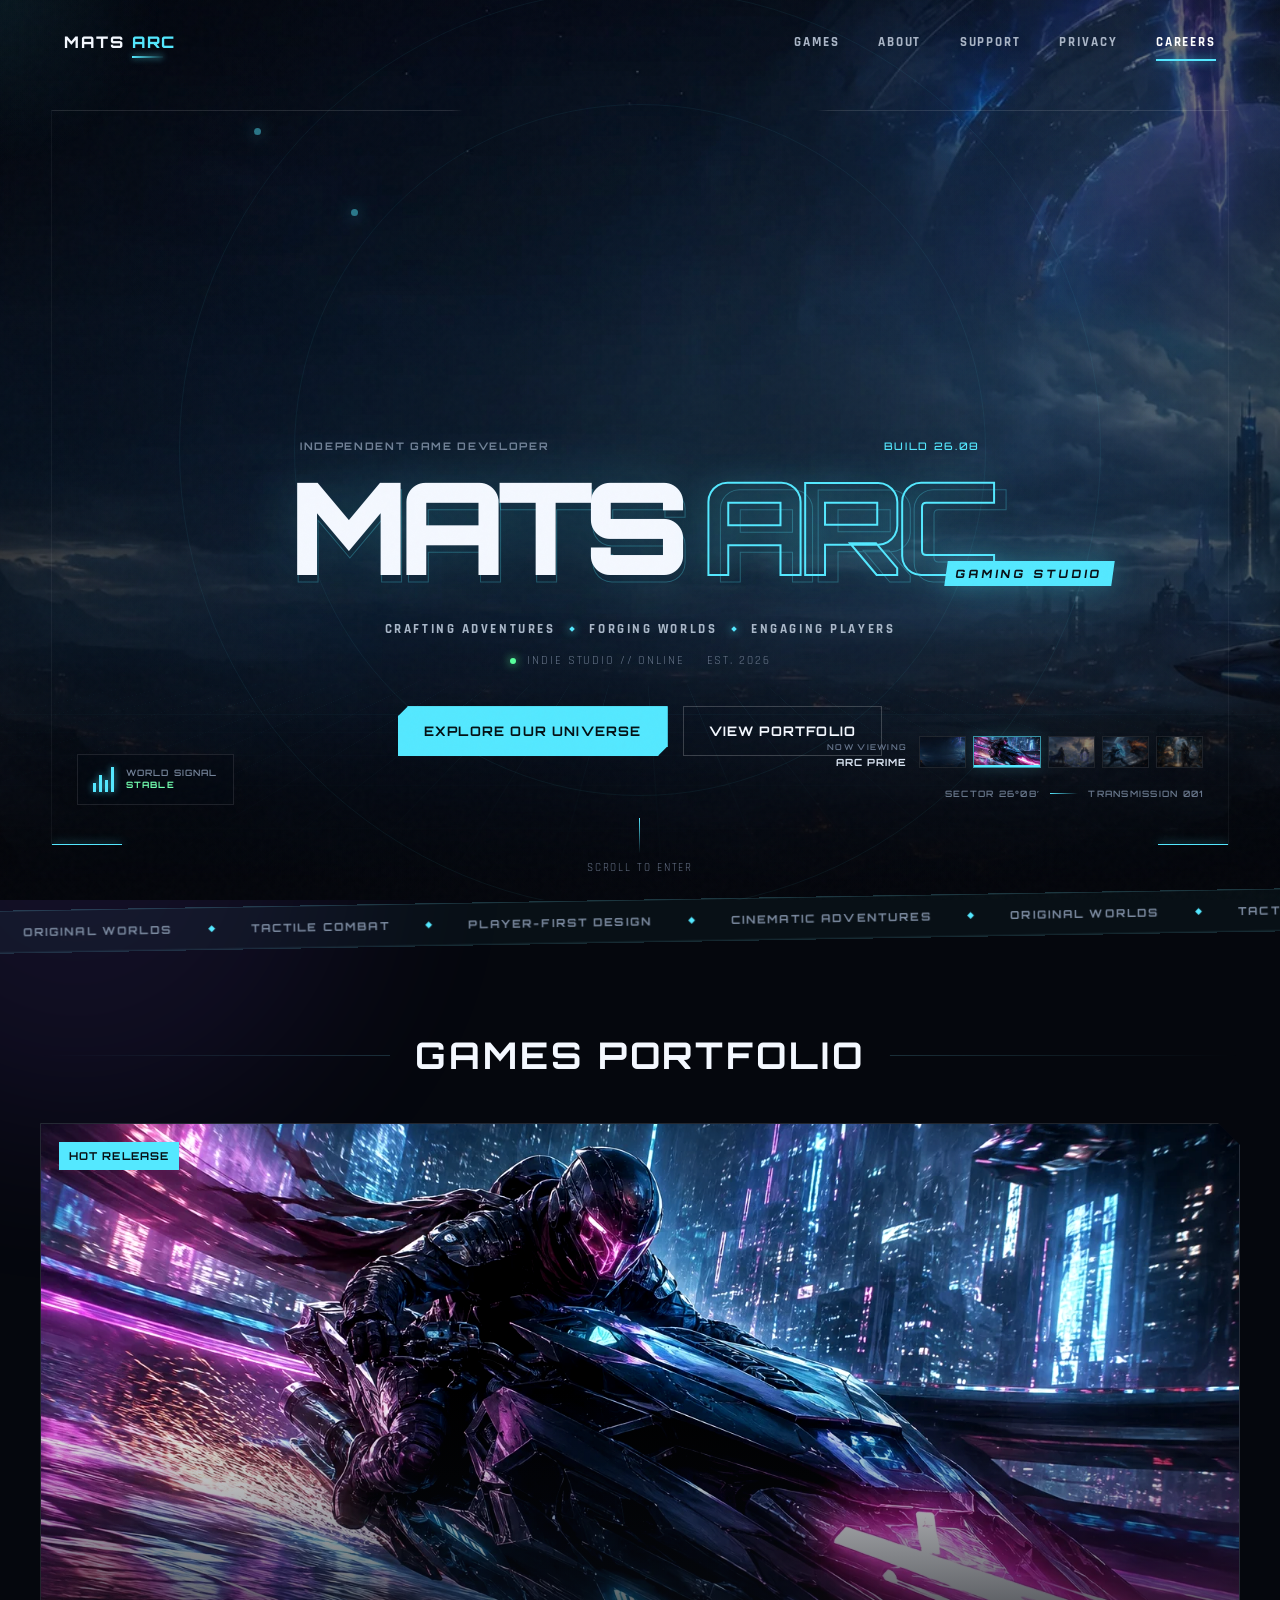
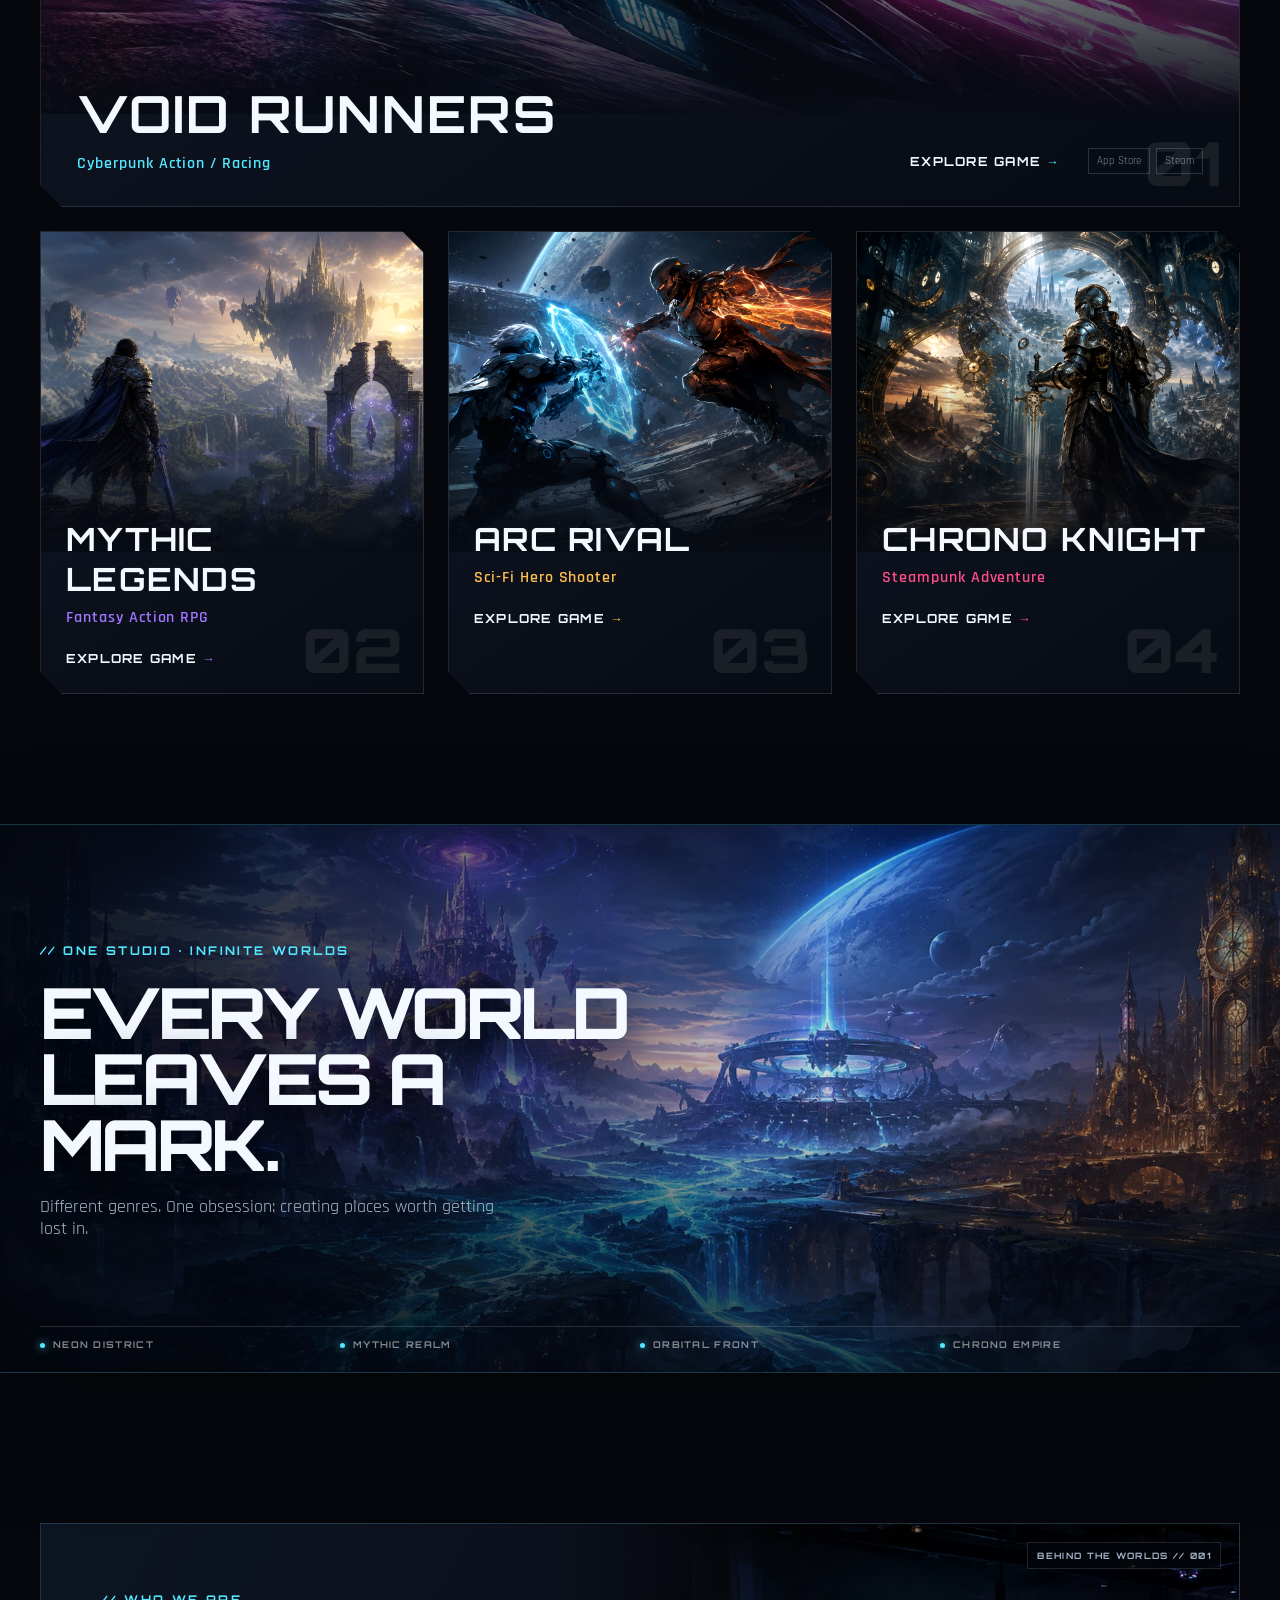
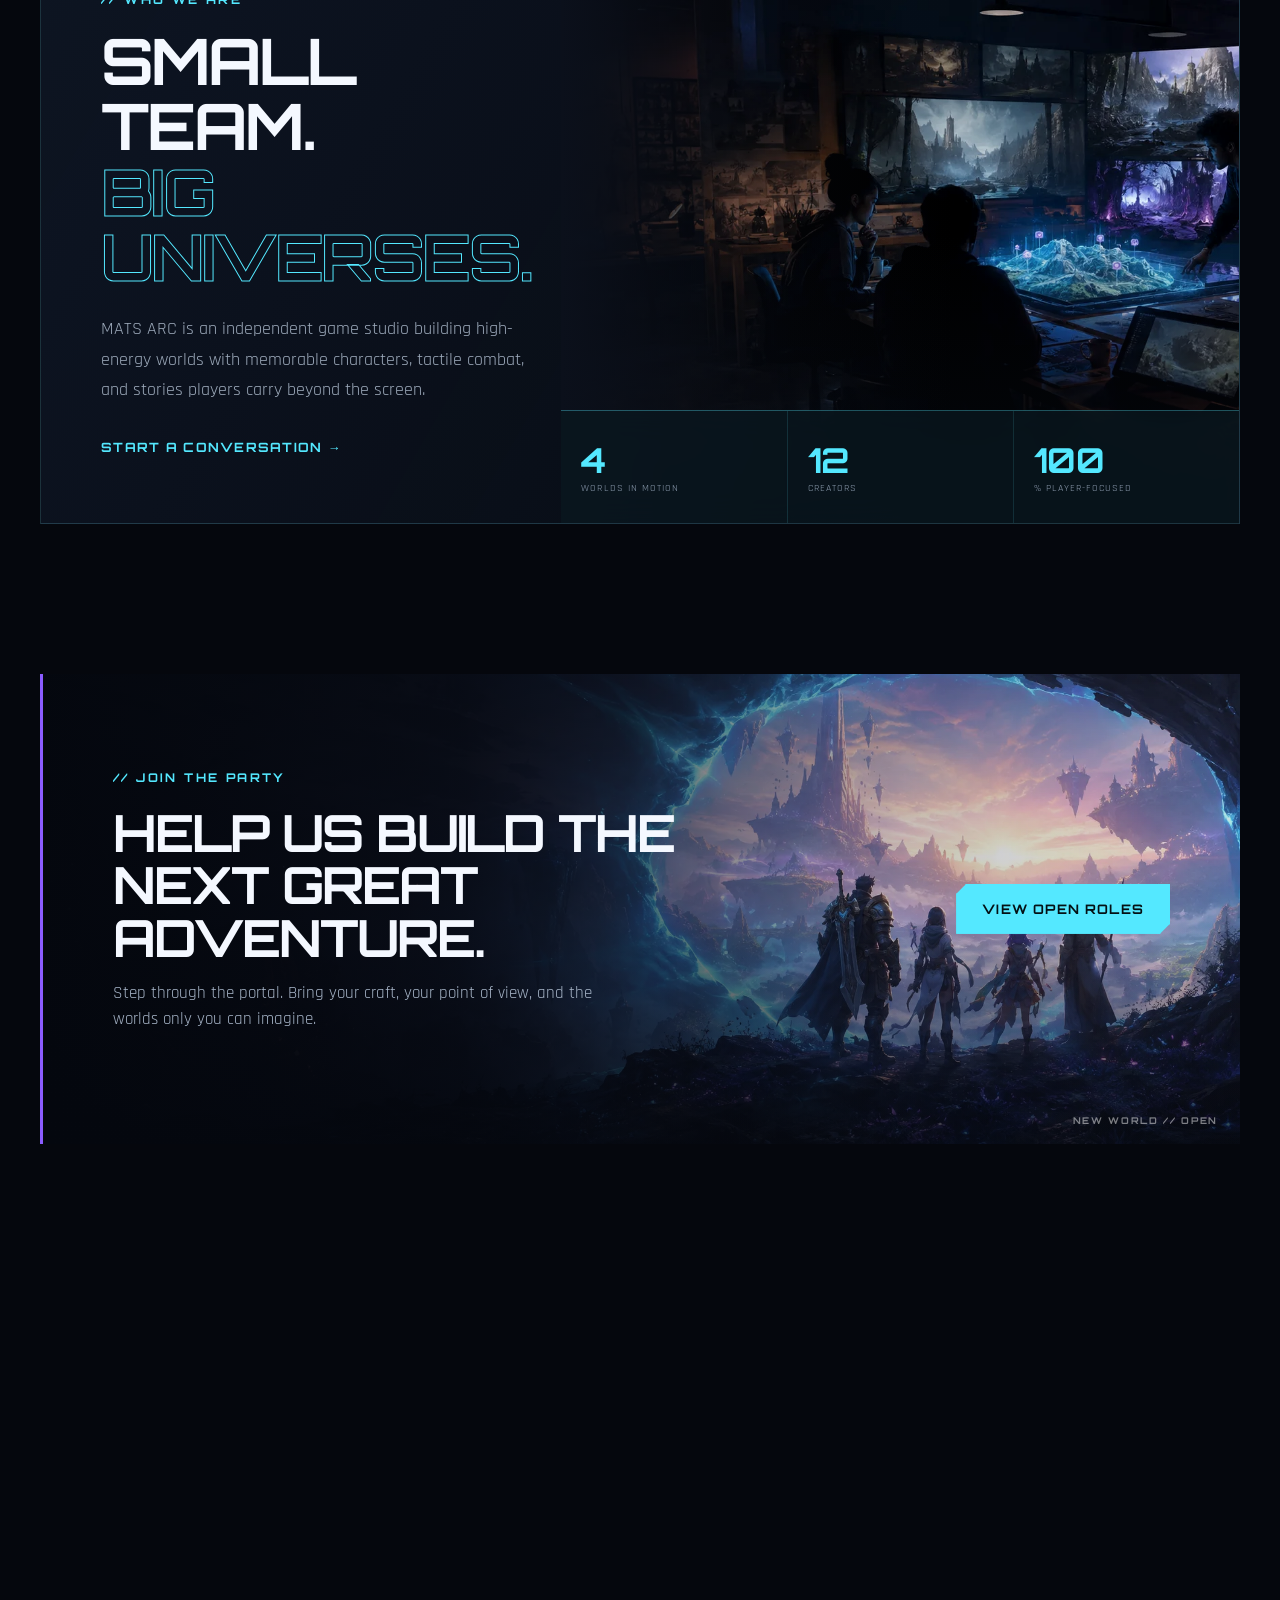
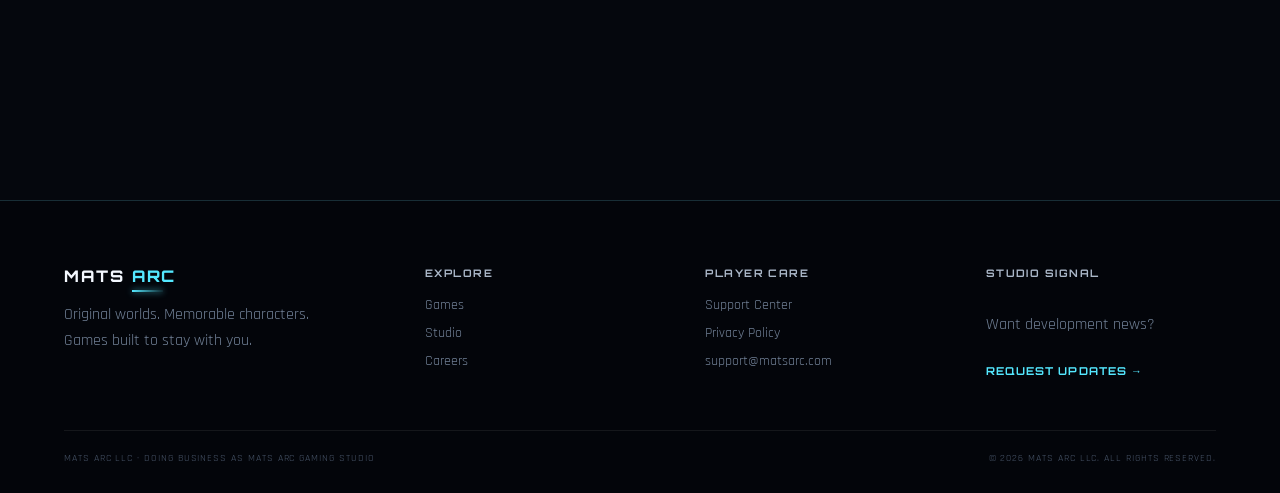
<file: index.html>
<!DOCTYPE html>
<html lang="en">
<head>
  <meta charset="UTF-8">
  <meta name="viewport" content="width=device-width, initial-scale=1.0">
  <title>MATS ARC | Official Game Studio Portfolio</title>
  <link rel="icon" href="favicon.svg" type="image/svg+xml">
  <link rel="preload" as="image" href="assets/images/mats-arc-hero.webp" type="image/webp" fetchpriority="high">
  <link rel="stylesheet" href="style.css">
  <link rel="preconnect" href="https://fonts.googleapis.com">
  <link rel="preconnect" href="https://fonts.gstatic.com" crossorigin>
  <link href="https://fonts.googleapis.com/css2?family=Orbitron:wght@500;700;900&family=Rajdhani:wght@500;600;700&display=swap" rel="stylesheet">
</head>
<body>

  <div class="cursor-glow" aria-hidden="true"></div>
  <div class="scroll-progress" aria-hidden="true"></div>
  <div class="screen-noise" aria-hidden="true"></div>

  <div class="page-loader" aria-hidden="true">
    <div class="loader-mark">ARC</div>
    <div class="loader-track"><span></span></div>
  </div>

  <!-- Background Animated Canvas -->
  <canvas id="particle-canvas"></canvas>

  <!-- Ambient Energy Waves -->
  <div class="ambient-glow wave-1"></div>
  <div class="ambient-glow wave-2"></div>

  <!-- Header Navigation -->
  <nav class="navbar">
    <a href="#" class="nav-logo">
      <span class="logo-name">MATS <span>ARC</span></span>
    </a>

    <ul class="nav-links">
      <li><a href="#games" class="active">GAMES</a></li>
      <li><a href="#about">ABOUT</a></li>
      <li><a href="support.html">SUPPORT</a></li>
      <li><a href="privacy.html">PRIVACY</a></li>
      <li><a href="#careers">CAREERS</a></li>
    </ul>

    <button class="mobile-toggle" aria-label="Toggle Navigation">
      <span></span><span></span><span></span>
    </button>
  </nav>

  <!-- Hero Banner -->
  <header class="hero-section" data-active-scene="prime">
    <div class="hero-backdrop" aria-hidden="true"><img class="active" src="assets/images/mats-arc-hero.webp" alt=""><img src="assets/images/mats-arc-hero.webp" alt=""></div>
    <div class="hero-grid" aria-hidden="true"></div>
    <div class="hero-orbit orbit-one" aria-hidden="true"></div>
    <div class="hero-orbit orbit-two" aria-hidden="true"></div>
    <div class="hero-character character-left"></div>
    <div class="hero-character character-right"></div>
    <div class="hero-frame" aria-hidden="true"><span>01</span><span>MAT-ARC // PRIME</span></div>
    <div class="hero-signal" aria-hidden="true">
      <span class="signal-bars"><i></i><i></i><i></i><i></i></span>
      <span>WORLD SIGNAL<br><strong>STABLE</strong></span>
    </div>
    
    <div class="hero-content">
      <div class="hero-kicker"><span>INDEPENDENT GAME DEVELOPER</span><b>BUILD 26.08</b></div>
      <h1 class="hero-title" data-text="MATS ARC"><span>MATS</span> <em>ARC</em><small>GAMING STUDIO</small></h1>
      <p class="hero-subtitle"><span>CRAFTING ADVENTURES</span><i></i><span>FORGING WORLDS</span><i></i><span>ENGAGING PLAYERS</span></p>

      <div class="hero-status" aria-label="Studio status">
        <span><i></i> INDIE STUDIO // ONLINE</span>
        <span>EST. 2026</span>
      </div>
      
      <div class="hero-actions">
        <a href="#games" class="btn btn-primary">
          <span class="btn-text">EXPLORE OUR UNIVERSE</span>
          <span class="btn-glow"></span>
        </a>
        <a href="#games" class="btn btn-secondary">
          <span class="btn-text">VIEW PORTFOLIO</span>
        </a>
      </div>
    </div>
    <div class="hero-coordinates" aria-hidden="true"><span>SECTOR 26°08′</span><b></b><span>TRANSMISSION 001</span></div>
    <div class="hero-scenes" aria-label="Explore featured MATS ARC worlds">
      <span class="scene-caption"><small>NOW VIEWING</small><strong>ARC PRIME</strong></span>
      <button class="active" type="button" data-scene="prime" aria-label="Show ARC Prime" aria-pressed="true"><img src="assets/images/mats-arc-hero.webp" alt=""></button>
      <button type="button" data-scene="void" aria-label="Show Void Runners" aria-pressed="false"><img src="assets/images/void-runners.webp" alt=""></button>
      <button type="button" data-scene="mythic" aria-label="Show Mythic Legends" aria-pressed="false"><img src="assets/images/mythic-legends.webp" alt=""></button>
      <button type="button" data-scene="rival" aria-label="Show ARC Rival" aria-pressed="false"><img src="assets/images/arc-rival.webp" alt=""></button>
      <button type="button" data-scene="chrono" aria-label="Show Chrono Knight" aria-pressed="false"><img src="assets/images/chrono-knight.webp" alt=""></button>
    </div>
    <a href="#games" class="scroll-cue" aria-label="Scroll to games"><span></span>SCROLL TO ENTER</a>
  </header>

  <div class="signal-strip" aria-label="Studio highlights">
    <div class="signal-track">
      <span>ORIGINAL WORLDS</span><i>◆</i><span>TACTILE COMBAT</span><i>◆</i><span>PLAYER-FIRST DESIGN</span><i>◆</i><span>CINEMATIC ADVENTURES</span><i>◆</i>
      <span>ORIGINAL WORLDS</span><i>◆</i><span>TACTILE COMBAT</span><i>◆</i><span>PLAYER-FIRST DESIGN</span><i>◆</i><span>CINEMATIC ADVENTURES</span><i>◆</i>
    </div>
  </div>

  <!-- Main Content Body -->
  <main class="main-wrapper">

    <!-- Section Title -->
    <div class="section-header reveal" id="games">
      <div class="header-line"></div>
      <h2 class="section-title">GAMES PORTFOLIO</h2>
      <div class="header-line"></div>
    </div>

    <!-- Games Portfolio Grid -->
    <div class="portfolio-grid">

      <!-- Card 1 -->
      <article class="game-card reveal" data-accent="cyan">
        <div class="card-border-glow"></div>
        <div class="card-image-wrapper">
          <img src="assets/images/void-runners.webp" alt="Masked Void Runners pilot racing an anti-gravity bike through a neon city" class="game-img" width="1536" height="1024">
          <div class="card-overlay"></div>
          <span class="game-badge">HOT RELEASE</span>
        </div>
        <div class="card-content">
          <h3 class="game-name">VOID RUNNERS</h3>
          <p class="game-genre">Cyberpunk Action / Racing</p>
          <div class="card-actions">
            <a class="btn-play" href="void-runners.html">EXPLORE GAME</a>
            <div class="store-icons">
              <span class="store-badge">App Store</span>
              <span class="store-badge">Steam</span>
            </div>
          </div>
        </div>
      </article>

      <!-- Card 2 -->
      <article class="game-card reveal" data-accent="violet">
        <div class="card-border-glow"></div>
        <div class="card-image-wrapper">
          <img src="assets/images/mythic-legends.webp" alt="Mythic Legends warrior overlooking a floating citadel and enchanted gateway" class="game-img" width="1536" height="1024" loading="lazy">
          <div class="card-overlay"></div>
        </div>
        <div class="card-content">
          <h3 class="game-name">MYTHIC LEGENDS</h3>
          <p class="game-genre">Fantasy Action RPG</p>
          <div class="card-actions">
            <a class="btn-play" href="mythic-legends.html">EXPLORE GAME</a>
            <div class="store-icons">
              <span class="store-badge">Google Play</span>
              <span class="store-badge">Steam</span>
            </div>
          </div>
        </div>
      </article>

      <!-- Card 3 -->
      <article class="game-card reveal" data-accent="amber">
        <div class="card-border-glow"></div>
        <div class="card-image-wrapper">
          <img src="assets/images/arc-rival.webp" alt="Two ARC Rival combatants clashing with cyan and orange energy in orbit" class="game-img" width="1536" height="1024" loading="lazy">
          <div class="card-overlay"></div>
        </div>
        <div class="card-content">
          <h3 class="game-name">ARC RIVAL</h3>
          <p class="game-genre">Sci-Fi Hero Shooter</p>
          <div class="card-actions">
            <a class="btn-play" href="arc-rival.html">EXPLORE GAME</a>
            <div class="store-icons">
              <span class="store-badge">Google Play</span>
              <span class="store-badge">Steam</span>
            </div>
          </div>
        </div>
      </article>

      <!-- Card 4 -->
      <article class="game-card reveal" data-accent="rose">
        <div class="card-border-glow"></div>
        <div class="card-image-wrapper">
          <img src="assets/images/chrono-knight.webp" alt="Chrono Knight standing among monumental clockwork portals and fractured timelines" class="game-img" width="1536" height="1024" loading="lazy">
          <div class="card-overlay"></div>
        </div>
        <div class="card-content">
          <h3 class="game-name">CHRONO KNIGHT</h3>
          <p class="game-genre">Steampunk Adventure</p>
          <div class="card-actions">
            <a class="btn-play" href="chrono-knight.html">EXPLORE GAME</a>
            <div class="store-icons">
              <span class="store-badge">Google Play</span>
              <span class="store-badge">Steam</span>
            </div>
          </div>
        </div>
      </article>

    </div>

    <section class="world-nexus reveal" aria-label="The connected worlds of MATS ARC">
      <img src="assets/images/world-nexus.webp" alt="Four connected MATS ARC universes spanning a neon city, floating fantasy kingdom, orbital arena, and clockwork cathedral" width="1983" height="793" loading="lazy">
      <div class="nexus-copy">
        <span class="eyebrow">// ONE STUDIO · INFINITE WORLDS</span>
        <h2>EVERY WORLD<br>LEAVES A MARK.</h2>
        <p>Different genres. One obsession: creating places worth getting lost in.</p>
      </div>
      <div class="nexus-worlds" aria-hidden="true"><span>NEON DISTRICT</span><span>MYTHIC REALM</span><span>ORBITAL FRONT</span><span>CHRONO EMPIRE</span></div>
    </section>

    <section class="about-section reveal" id="about">
      <div class="about-copy">
        <span class="eyebrow">// WHO WE ARE</span>
        <h2>SMALL TEAM.<br><em>BIG UNIVERSES.</em></h2>
        <p>MATS ARC is an independent game studio building high-energy worlds with memorable characters, tactile combat, and stories players carry beyond the screen.</p>
        <a href="mailto:hello@matsarc.com" class="text-link">START A CONVERSATION <span>&rarr;</span></a>
      </div>
      <div class="about-visual">
        <img src="assets/images/studio-war-room.webp" alt="MATS ARC creators collaborating around a holographic game world" width="1792" height="896" loading="lazy">
        <span class="visual-label">BEHIND THE WORLDS // 001</span>
        <div class="studio-stats">
          <div class="stat"><strong data-count="4">0</strong><span>WORLDS IN MOTION</span></div>
          <div class="stat"><strong data-count="12">0</strong><span>CREATORS</span></div>
          <div class="stat"><strong data-count="100">0</strong><span>% PLAYER-FOCUSED</span></div>
        </div>
      </div>
    </section>

    <section class="careers-banner reveal" id="careers">
      <div><span class="eyebrow">// JOIN THE PARTY</span><h2>HELP US BUILD THE<br>NEXT GREAT ADVENTURE.</h2><p>Step through the portal. Bring your craft, your point of view, and the worlds only you can imagine.</p></div>
      <a href="mailto:careers@matsarc.com" class="btn btn-primary"><span class="btn-text">VIEW OPEN ROLES</span><span class="btn-glow"></span></a>
      <span class="careers-index" aria-hidden="true">NEW WORLD // OPEN</span>
    </section>

    <!-- Store Compliance & Privacy Section -->
    <div class="compliance-section reveal" id="privacy">
      <div class="section-header">
        <div class="header-line"></div>
        <h2 class="section-title">STORE COMPLIANCE & LEGAL</h2>
        <div class="header-line"></div>
      </div>

      <div class="compliance-grid">
        <div class="compliance-card" id="support">
          <h3>Developer Contact & Support</h3>
          <p>Need help with any of our titles or account data deletion requests?</p>
          <ul>
            <li><strong>Legal Developer:</strong> MATS ARC LLC, doing business as MATS ARC Gaming Studio</li>
            <li><strong>Official Contact:</strong> <a href="mailto:support@matsarc.com">support@matsarc.com</a></li>
            <li><strong>Privacy & Data Requests:</strong> <a href="mailto:support@matsarc.com?subject=MATS%20ARC%20Privacy%20Request">support@matsarc.com</a></li>
            <li><strong>Response Window:</strong> Within 24-48 business hours</li>
          </ul>
          <a href="support.html" class="policy-link">Visit Support Center &rarr;</a>
        </div>

        <div class="compliance-card">
          <h3>Privacy Policy</h3>
          <p>Mats ARC Gaming Studio is committed to user privacy. Our games may collect device analytics and crash diagnostics to enhance stability and gameplay performance.</p>
          <a href="privacy.html" class="policy-link">Read Full Privacy Policy &rarr;</a>
        </div>
      </div>
    </div>

  </main>

  <!-- Footer -->
  <footer class="footer">
    <div class="footer-content">
      <div class="footer-brand"><a href="#" class="nav-logo"><span class="logo-name">MATS <span>ARC</span></span></a><p>Original worlds. Memorable characters.<br>Games built to stay with you.</p></div>
      <div class="footer-group"><strong>EXPLORE</strong><a href="#games">Games</a><a href="#about">Studio</a><a href="#careers">Careers</a></div>
      <div class="footer-group"><strong>PLAYER CARE</strong><a href="support.html">Support Center</a><a href="privacy.html">Privacy Policy</a><a href="mailto:support@matsarc.com">support@matsarc.com</a></div>
      <div class="footer-group footer-updates"><strong>STUDIO SIGNAL</strong><p>Want development news?</p><a class="text-link" href="mailto:hello@matsarc.com?subject=MATS%20ARC%20Studio%20Updates">REQUEST UPDATES →</a></div>
    </div>
    <div class="footer-bottom"><span>MATS ARC LLC · DOING BUSINESS AS MATS ARC GAMING STUDIO</span><span>&copy; 2026 MATS ARC LLC. ALL RIGHTS RESERVED.</span></div>
  </footer>

  <!-- Scroll To Top Button -->
  <button class="scroll-top" id="scrollTopBtn" aria-label="Scroll to top">&#9650;</button>

  <script src="script.js"></script>
</body>
</html>
</file>
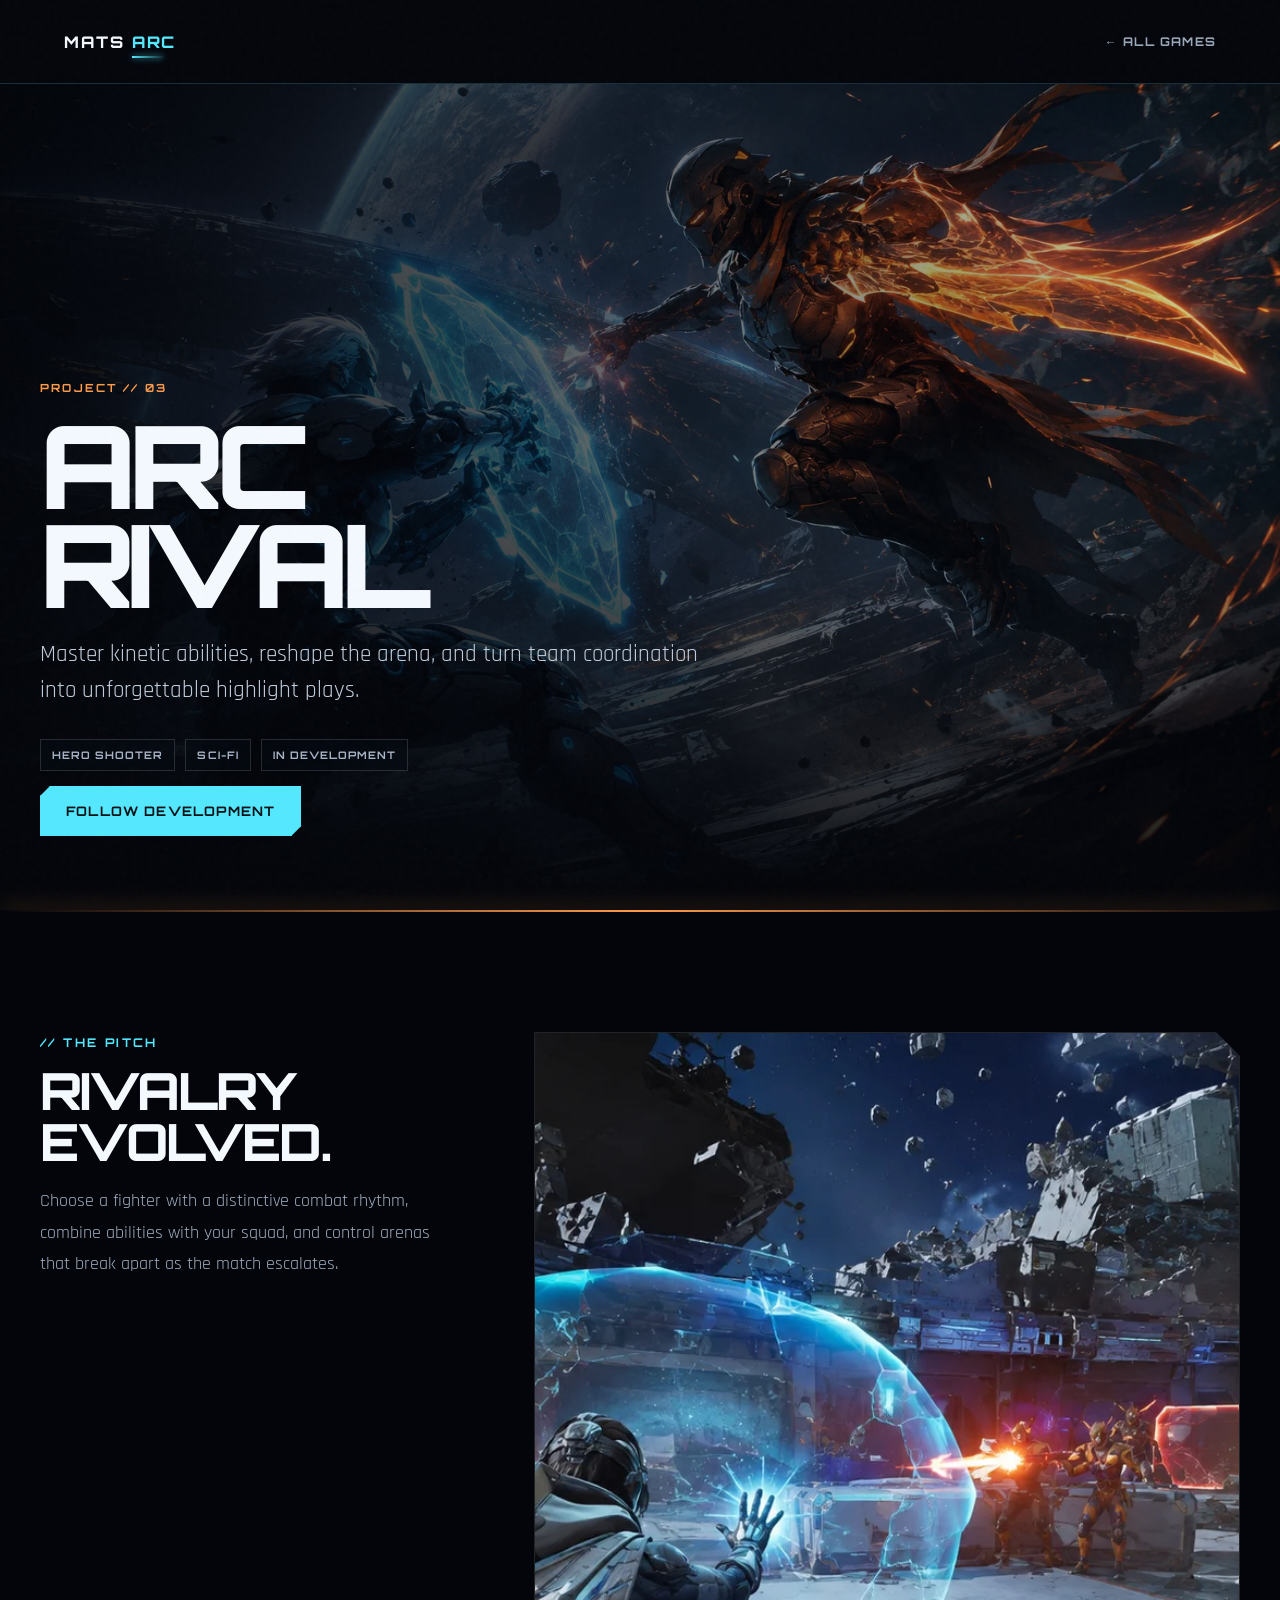
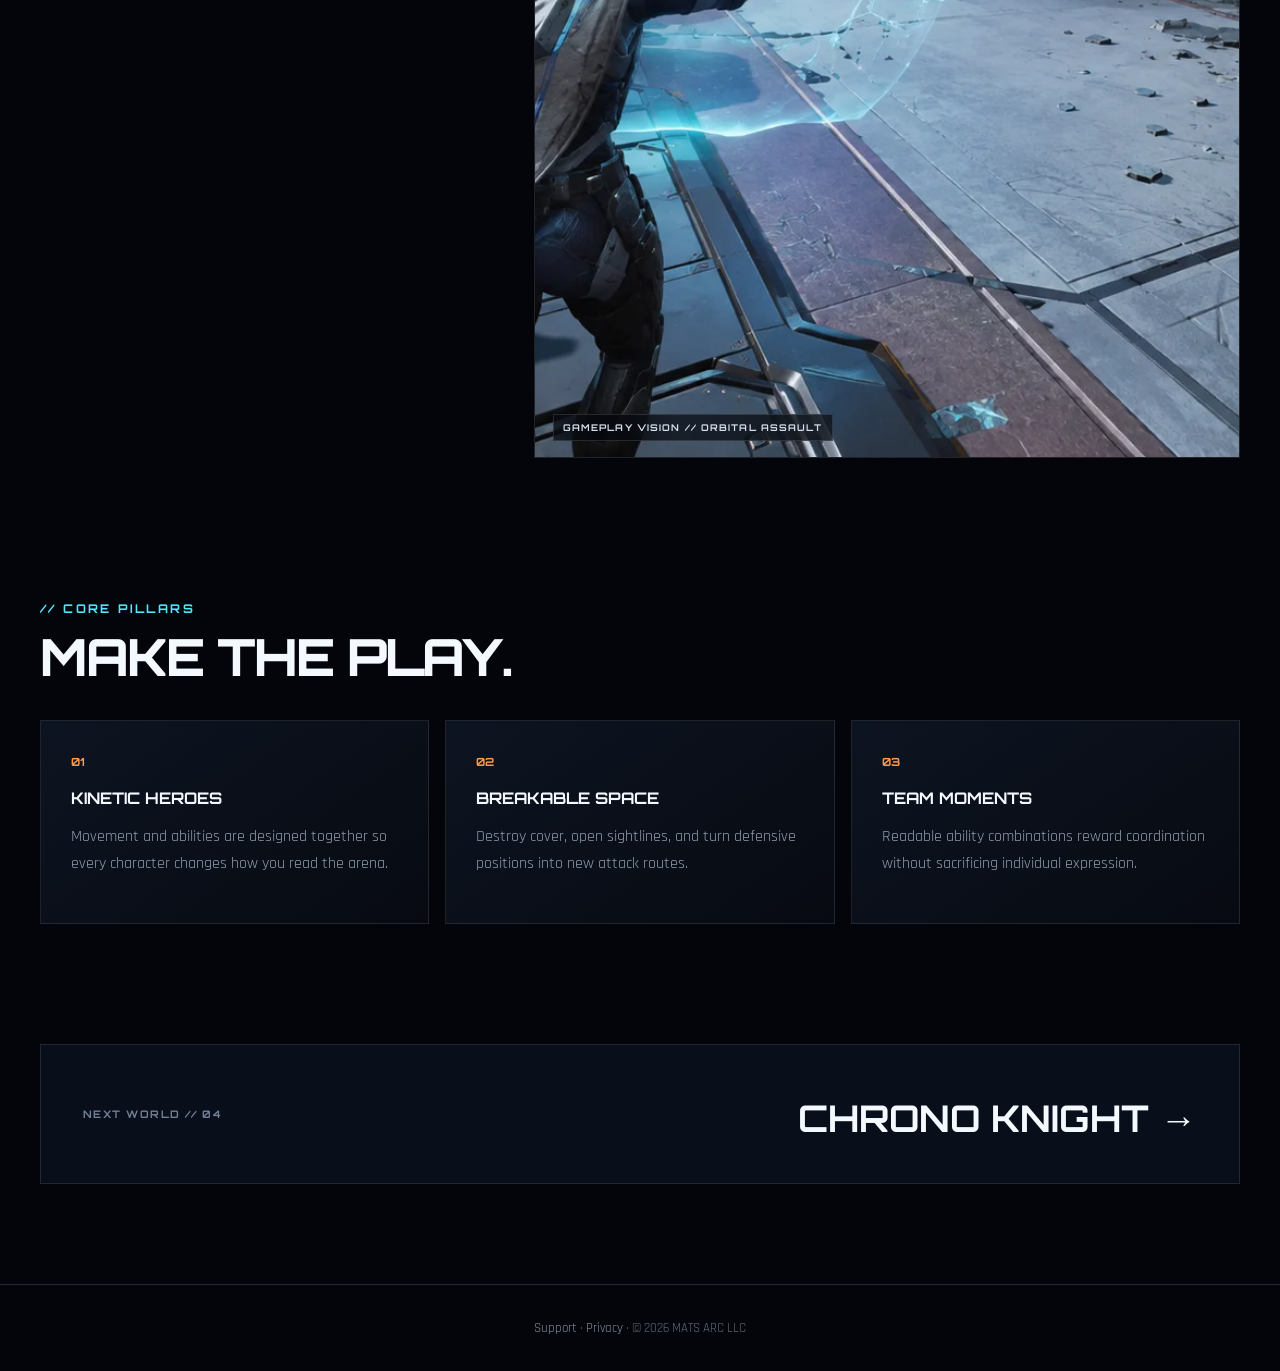
<file: arc-rival.html>
<!DOCTYPE html><html lang="en"><head><meta charset="UTF-8"><meta name="viewport" content="width=device-width, initial-scale=1.0"><meta name="description" content="ARC Rival — a science-fiction hero shooter from MATS ARC Gaming Studio."><title>ARC Rival | MATS ARC</title><link rel="icon" href="favicon.svg" type="image/svg+xml"><link rel="preload" as="image" href="assets/images/arc-rival.webp" type="image/webp"><link rel="stylesheet" href="style.css"><link rel="stylesheet" href="game.css"><link rel="preconnect" href="https://fonts.googleapis.com"><link rel="preconnect" href="https://fonts.gstatic.com" crossorigin><link href="https://fonts.googleapis.com/css2?family=Orbitron:wght@500;700;900&family=Rajdhani:wght@500;600;700&display=swap" rel="stylesheet"></head>
<body class="game-page" data-game="rival"><canvas id="particle-canvas"></canvas><div class="scroll-progress" aria-hidden="true"></div><div class="screen-noise" aria-hidden="true"></div><nav class="navbar legal-nav"><a href="index.html" class="nav-logo"><span class="logo-name">MATS <span>ARC</span></span></a><a href="index.html#games" class="legal-back">← ALL GAMES</a></nav><main><header class="game-hero"><img class="game-hero-bg" src="assets/images/arc-rival.webp" alt="Two futuristic rivals clashing in orbit"><div class="game-hero-copy"><span class="game-number">PROJECT // 03</span><h1>ARC<br>RIVAL</h1><p class="game-tagline">Master kinetic abilities, reshape the arena, and turn team coordination into unforgettable highlight plays.</p><div class="game-meta"><span>HERO SHOOTER</span><span>SCI-FI</span><span>IN DEVELOPMENT</span></div><a href="mailto:hello@matsarc.com?subject=ARC%20Rival%20Interest" class="btn btn-primary">FOLLOW DEVELOPMENT</a></div></header><div class="game-shell"><section class="game-intro"><div><span class="eyebrow">// THE PITCH</span><h2>RIVALRY<br>EVOLVED.</h2><p>Choose a fighter with a distinctive combat rhythm, combine abilities with your squad, and control arenas that break apart as the match escalates.</p></div><figure class="game-shot"><img src="assets/images/arc-rival-gameplay.webp" alt="Team battle around a cyan shield inside an orbital arena" width="1792" height="1024"><figcaption>GAMEPLAY VISION // ORBITAL ASSAULT</figcaption></figure></section><section class="game-features"><span class="eyebrow">// CORE PILLARS</span><h2>MAKE THE PLAY.</h2><div class="feature-grid"><article><strong>01</strong><h3>KINETIC HEROES</h3><p>Movement and abilities are designed together so every character changes how you read the arena.</p></article><article><strong>02</strong><h3>BREAKABLE SPACE</h3><p>Destroy cover, open sightlines, and turn defensive positions into new attack routes.</p></article><article><strong>03</strong><h3>TEAM MOMENTS</h3><p>Readable ability combinations reward coordination without sacrificing individual expression.</p></article></div></section><a class="game-next" href="chrono-knight.html"><span>NEXT WORLD // 04</span><strong>CHRONO KNIGHT →</strong></a></div></main><footer class="legal-footer"><a href="support.html">Support</a> · <a href="privacy.html">Privacy</a> · &copy; 2026 MATS ARC LLC</footer><script src="legal.js"></script></body></html>
</file>
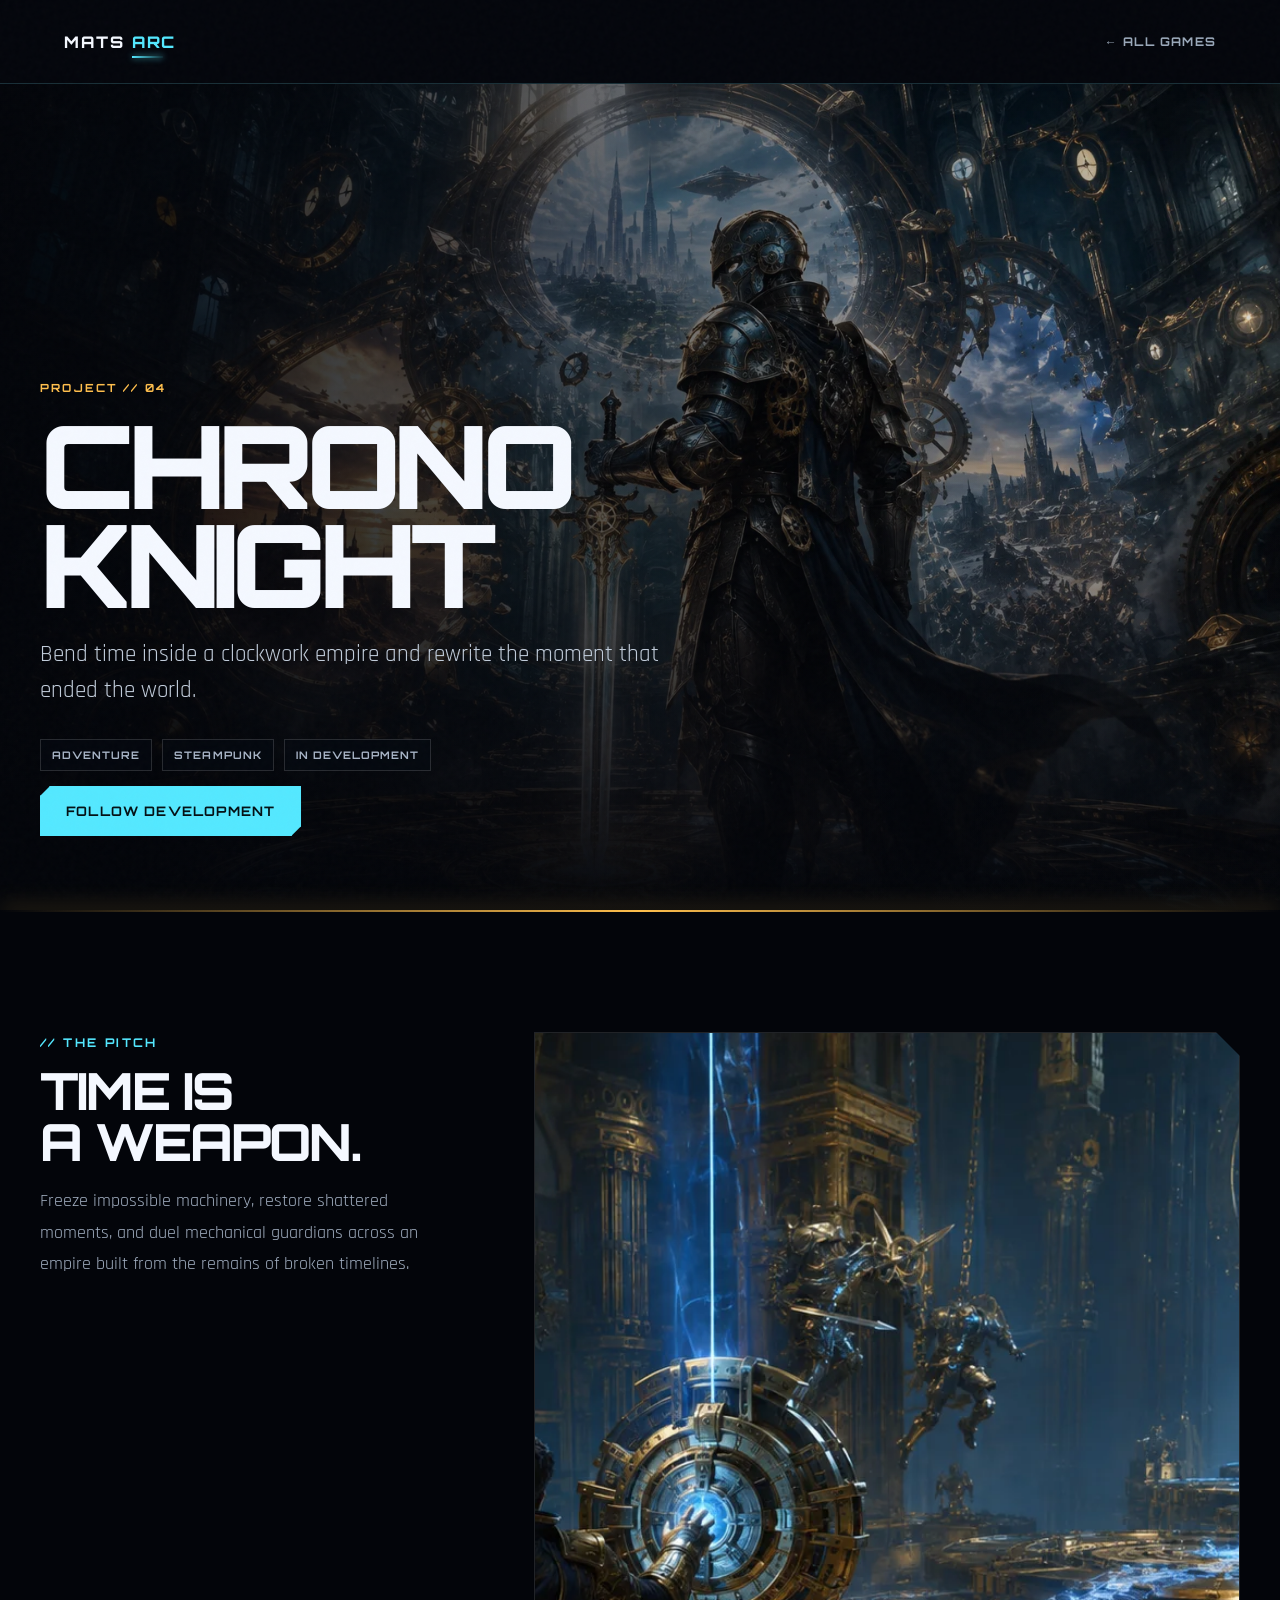
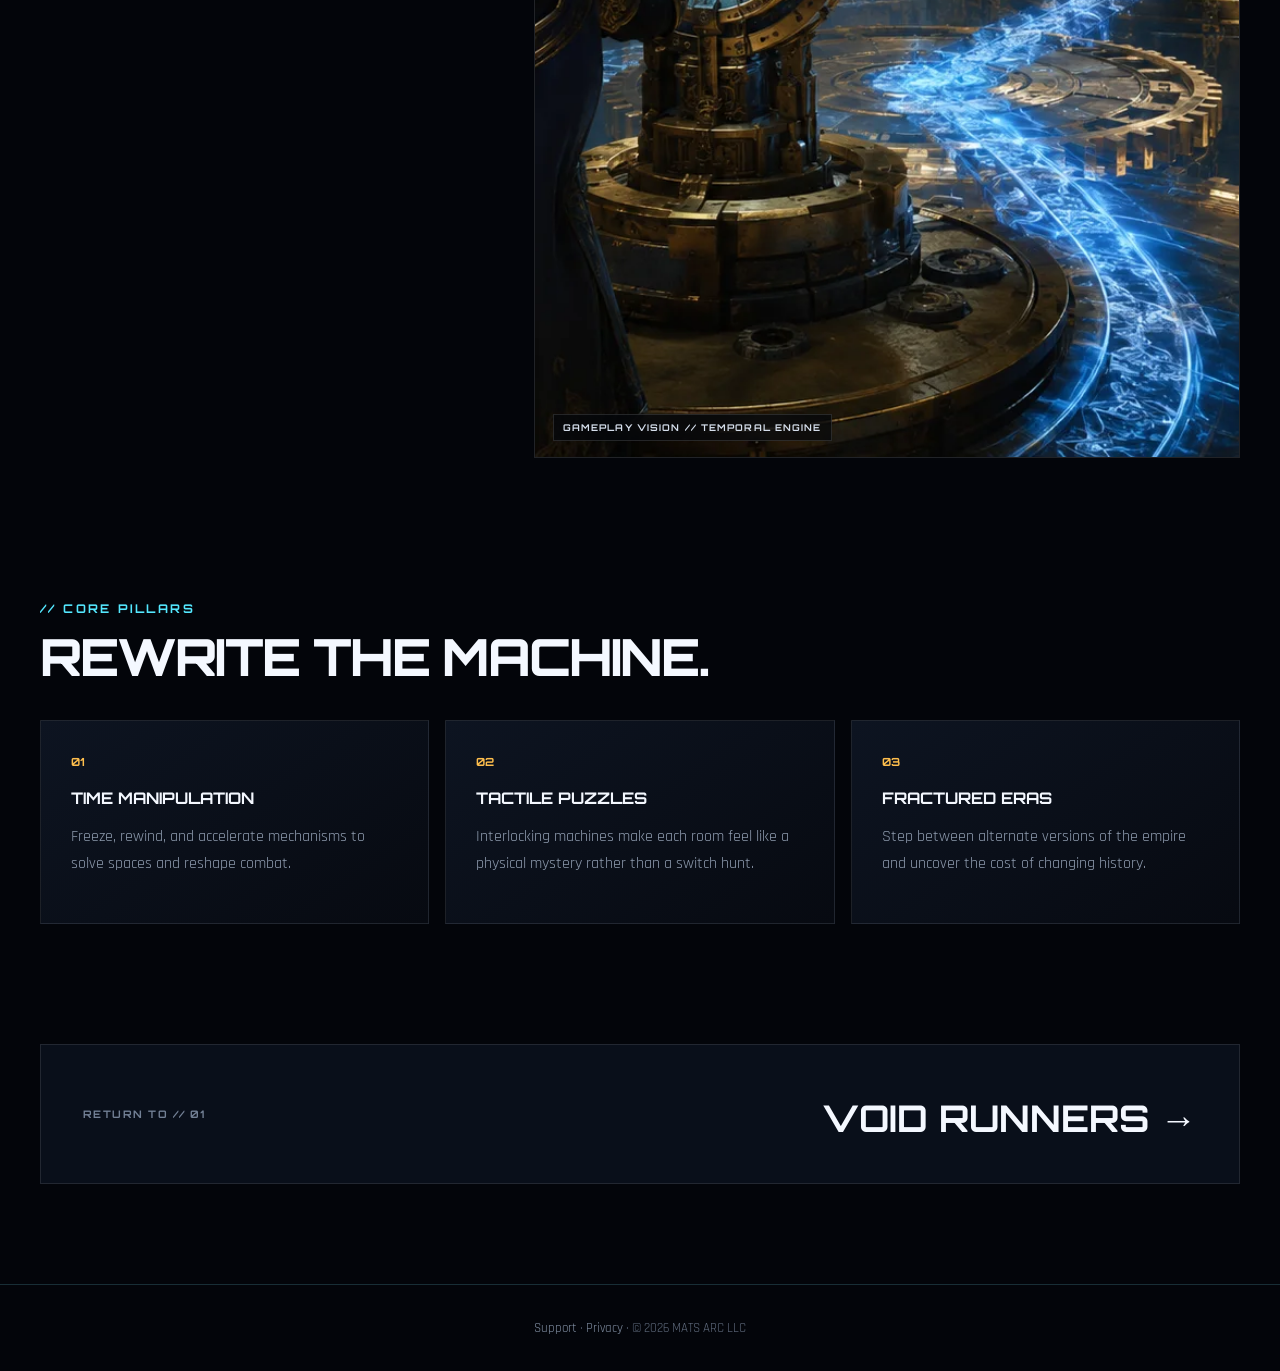
<file: chrono-knight.html>
<!DOCTYPE html><html lang="en"><head><meta charset="UTF-8"><meta name="viewport" content="width=device-width, initial-scale=1.0"><meta name="description" content="Chrono Knight — a clockwork adventure from MATS ARC Gaming Studio."><title>Chrono Knight | MATS ARC</title><link rel="icon" href="favicon.svg" type="image/svg+xml"><link rel="preload" as="image" href="assets/images/chrono-knight.webp" type="image/webp"><link rel="stylesheet" href="style.css"><link rel="stylesheet" href="game.css"><link rel="preconnect" href="https://fonts.googleapis.com"><link rel="preconnect" href="https://fonts.gstatic.com" crossorigin><link href="https://fonts.googleapis.com/css2?family=Orbitron:wght@500;700;900&family=Rajdhani:wght@500;600;700&display=swap" rel="stylesheet"></head>
<body class="game-page" data-game="chrono"><canvas id="particle-canvas"></canvas><div class="scroll-progress" aria-hidden="true"></div><div class="screen-noise" aria-hidden="true"></div><nav class="navbar legal-nav"><a href="index.html" class="nav-logo"><span class="logo-name">MATS <span>ARC</span></span></a><a href="index.html#games" class="legal-back">← ALL GAMES</a></nav><main><header class="game-hero"><img class="game-hero-bg" src="assets/images/chrono-knight.webp" alt="Clockwork knight surrounded by fractured timelines"><div class="game-hero-copy"><span class="game-number">PROJECT // 04</span><h1>CHRONO<br>KNIGHT</h1><p class="game-tagline">Bend time inside a clockwork empire and rewrite the moment that ended the world.</p><div class="game-meta"><span>ADVENTURE</span><span>STEAMPUNK</span><span>IN DEVELOPMENT</span></div><a href="mailto:hello@matsarc.com?subject=Chrono%20Knight%20Interest" class="btn btn-primary">FOLLOW DEVELOPMENT</a></div></header><div class="game-shell"><section class="game-intro"><div><span class="eyebrow">// THE PITCH</span><h2>TIME IS<br>A WEAPON.</h2><p>Freeze impossible machinery, restore shattered moments, and duel mechanical guardians across an empire built from the remains of broken timelines.</p></div><figure class="game-shot"><img src="assets/images/chrono-knight-gameplay.webp" alt="Knight manipulating frozen time inside a clockwork chamber" width="1792" height="1024"><figcaption>GAMEPLAY VISION // TEMPORAL ENGINE</figcaption></figure></section><section class="game-features"><span class="eyebrow">// CORE PILLARS</span><h2>REWRITE THE MACHINE.</h2><div class="feature-grid"><article><strong>01</strong><h3>TIME MANIPULATION</h3><p>Freeze, rewind, and accelerate mechanisms to solve spaces and reshape combat.</p></article><article><strong>02</strong><h3>TACTILE PUZZLES</h3><p>Interlocking machines make each room feel like a physical mystery rather than a switch hunt.</p></article><article><strong>03</strong><h3>FRACTURED ERAS</h3><p>Step between alternate versions of the empire and uncover the cost of changing history.</p></article></div></section><a class="game-next" href="void-runners.html"><span>RETURN TO // 01</span><strong>VOID RUNNERS →</strong></a></div></main><footer class="legal-footer"><a href="support.html">Support</a> · <a href="privacy.html">Privacy</a> · &copy; 2026 MATS ARC LLC</footer><script src="legal.js"></script></body></html>
</file>
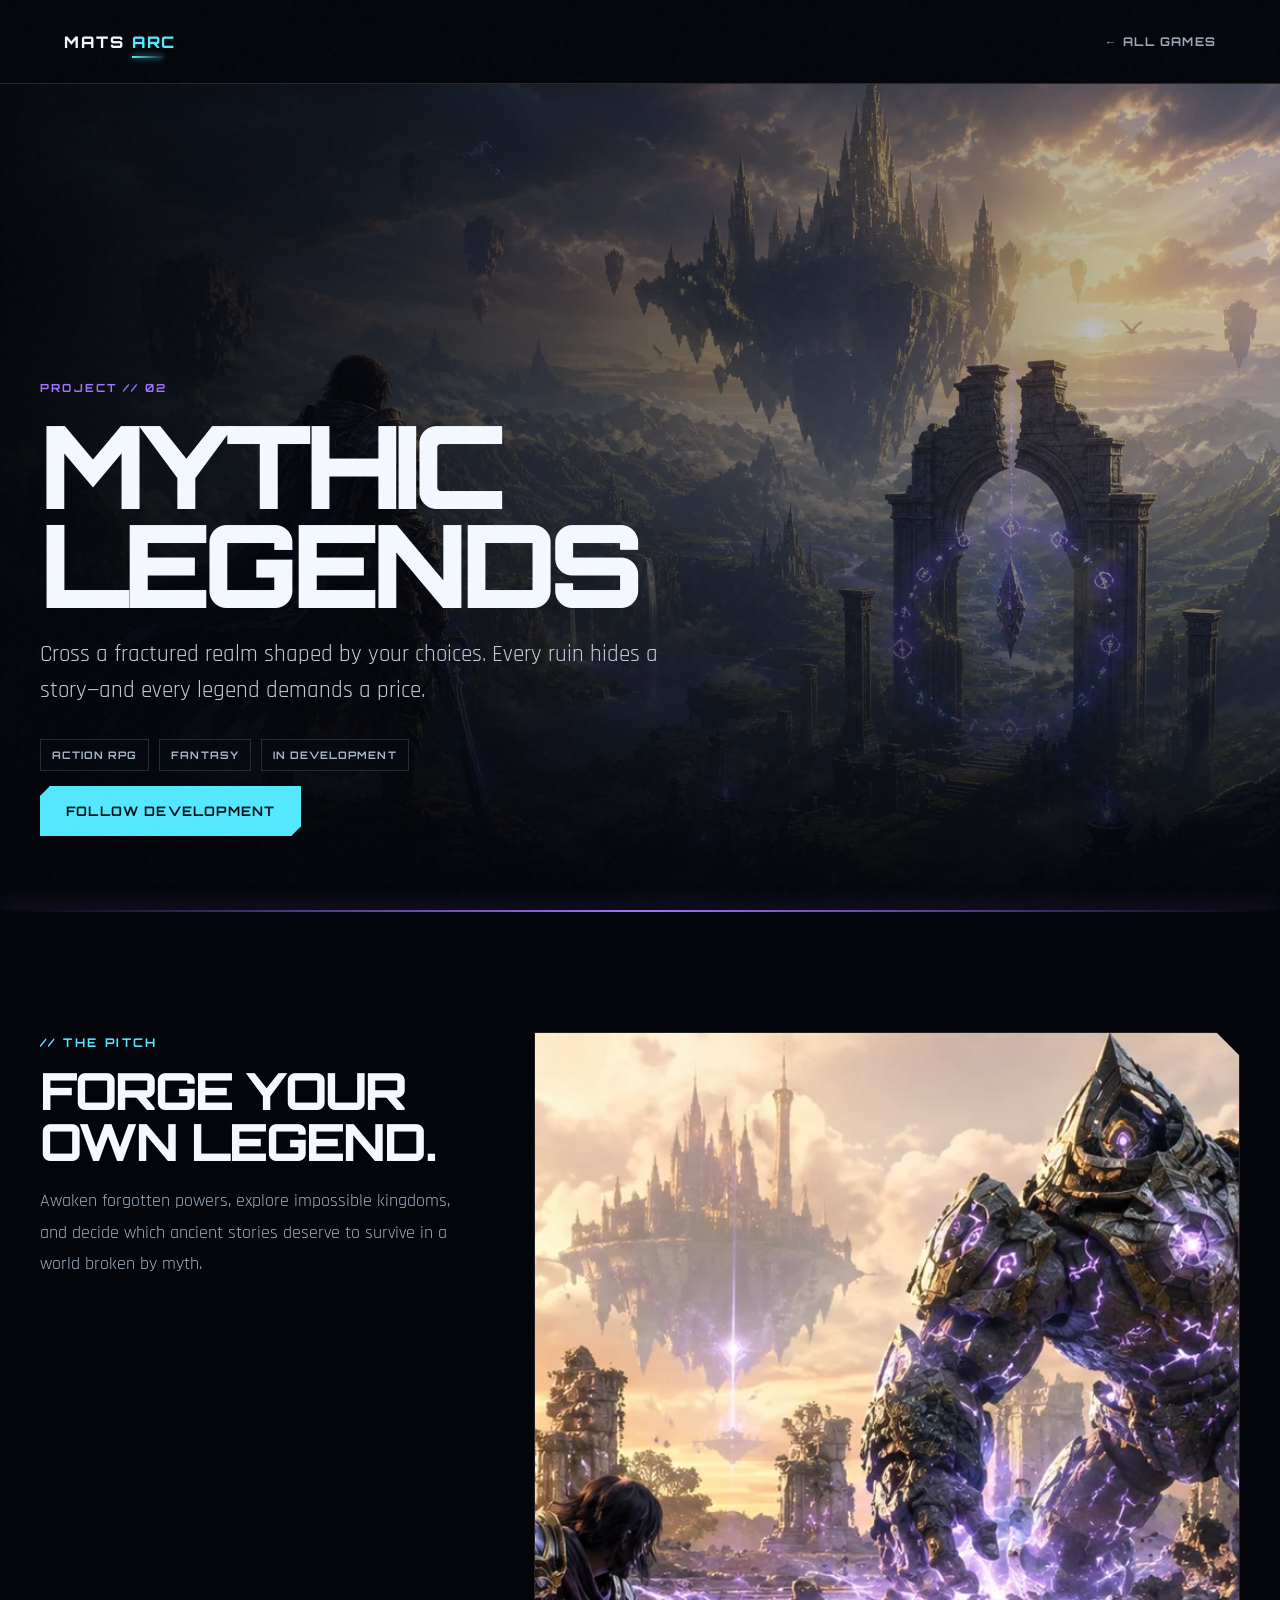
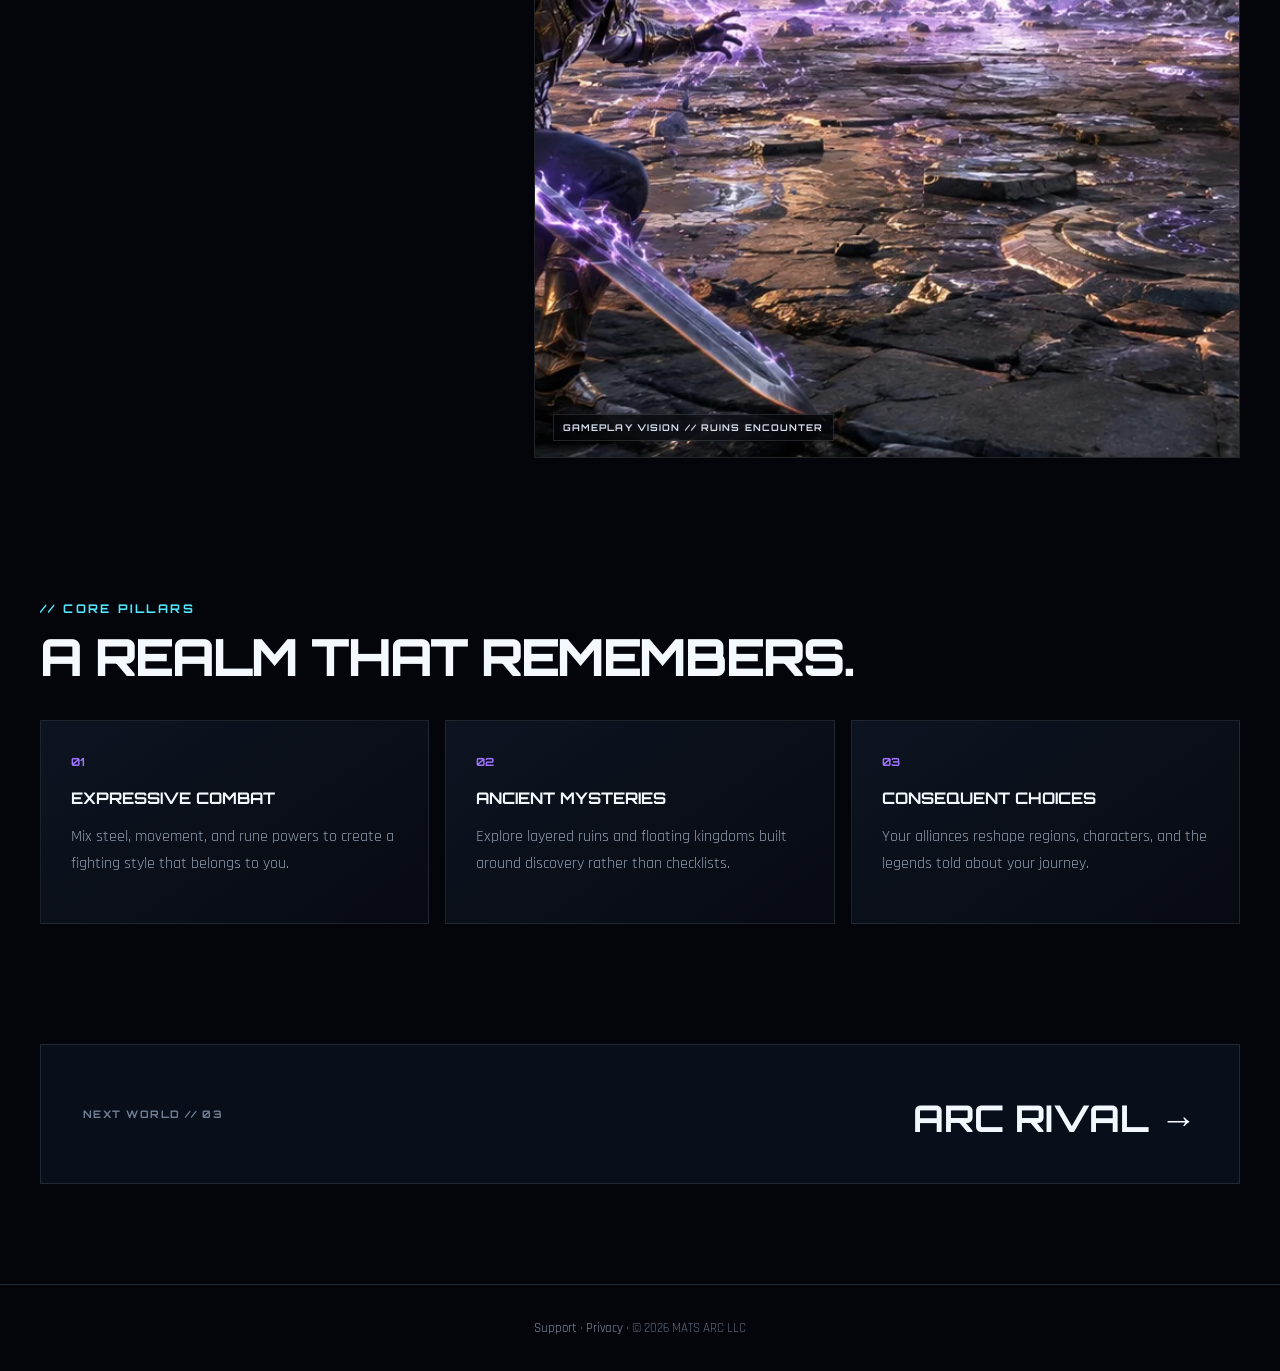
<file: mythic-legends.html>
<!DOCTYPE html><html lang="en"><head><meta charset="UTF-8"><meta name="viewport" content="width=device-width, initial-scale=1.0"><meta name="description" content="Mythic Legends — a fantasy action RPG from MATS ARC Gaming Studio."><title>Mythic Legends | MATS ARC</title><link rel="icon" href="favicon.svg" type="image/svg+xml"><link rel="preload" as="image" href="assets/images/mythic-legends.webp" type="image/webp"><link rel="stylesheet" href="style.css"><link rel="stylesheet" href="game.css"><link rel="preconnect" href="https://fonts.googleapis.com"><link rel="preconnect" href="https://fonts.gstatic.com" crossorigin><link href="https://fonts.googleapis.com/css2?family=Orbitron:wght@500;700;900&family=Rajdhani:wght@500;600;700&display=swap" rel="stylesheet"></head>
<body class="game-page" data-game="mythic"><canvas id="particle-canvas"></canvas><div class="scroll-progress" aria-hidden="true"></div><div class="screen-noise" aria-hidden="true"></div><nav class="navbar legal-nav"><a href="index.html" class="nav-logo"><span class="logo-name">MATS <span>ARC</span></span></a><a href="index.html#games" class="legal-back">← ALL GAMES</a></nav><main><header class="game-hero"><img class="game-hero-bg" src="assets/images/mythic-legends.webp" alt="Warrior overlooking a floating fantasy citadel"><div class="game-hero-copy"><span class="game-number">PROJECT // 02</span><h1>MYTHIC<br>LEGENDS</h1><p class="game-tagline">Cross a fractured realm shaped by your choices. Every ruin hides a story—and every legend demands a price.</p><div class="game-meta"><span>ACTION RPG</span><span>FANTASY</span><span>IN DEVELOPMENT</span></div><a href="mailto:hello@matsarc.com?subject=Mythic%20Legends%20Interest" class="btn btn-primary">FOLLOW DEVELOPMENT</a></div></header><div class="game-shell"><section class="game-intro"><div><span class="eyebrow">// THE PITCH</span><h2>FORGE YOUR<br>OWN LEGEND.</h2><p>Awaken forgotten powers, explore impossible kingdoms, and decide which ancient stories deserve to survive in a world broken by myth.</p></div><figure class="game-shot"><img src="assets/images/mythic-legends-gameplay.webp" alt="Warrior fighting a rune-powered stone guardian" width="1792" height="1024"><figcaption>GAMEPLAY VISION // RUINS ENCOUNTER</figcaption></figure></section><section class="game-features"><span class="eyebrow">// CORE PILLARS</span><h2>A REALM THAT REMEMBERS.</h2><div class="feature-grid"><article><strong>01</strong><h3>EXPRESSIVE COMBAT</h3><p>Mix steel, movement, and rune powers to create a fighting style that belongs to you.</p></article><article><strong>02</strong><h3>ANCIENT MYSTERIES</h3><p>Explore layered ruins and floating kingdoms built around discovery rather than checklists.</p></article><article><strong>03</strong><h3>CONSEQUENT CHOICES</h3><p>Your alliances reshape regions, characters, and the legends told about your journey.</p></article></div></section><a class="game-next" href="arc-rival.html"><span>NEXT WORLD // 03</span><strong>ARC RIVAL →</strong></a></div></main><footer class="legal-footer"><a href="support.html">Support</a> · <a href="privacy.html">Privacy</a> · &copy; 2026 MATS ARC LLC</footer><script src="legal.js"></script></body></html>
</file>
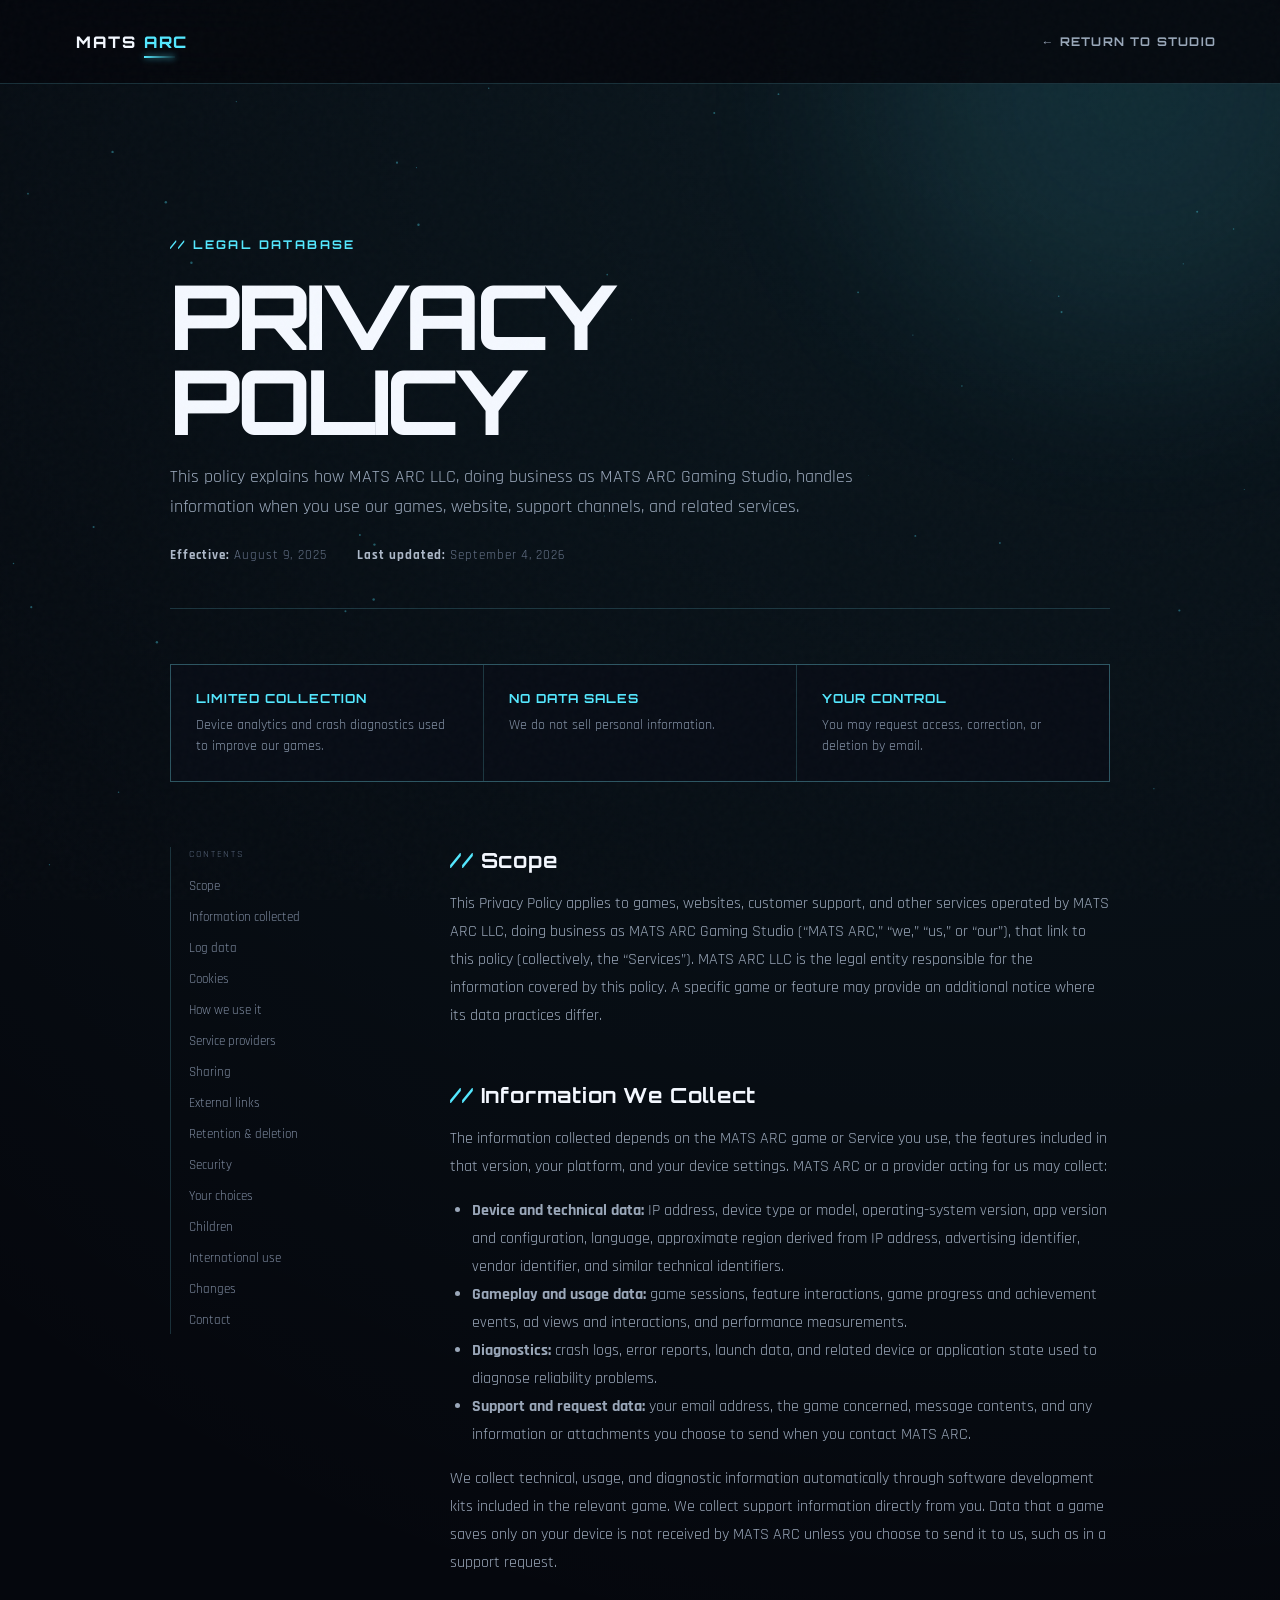
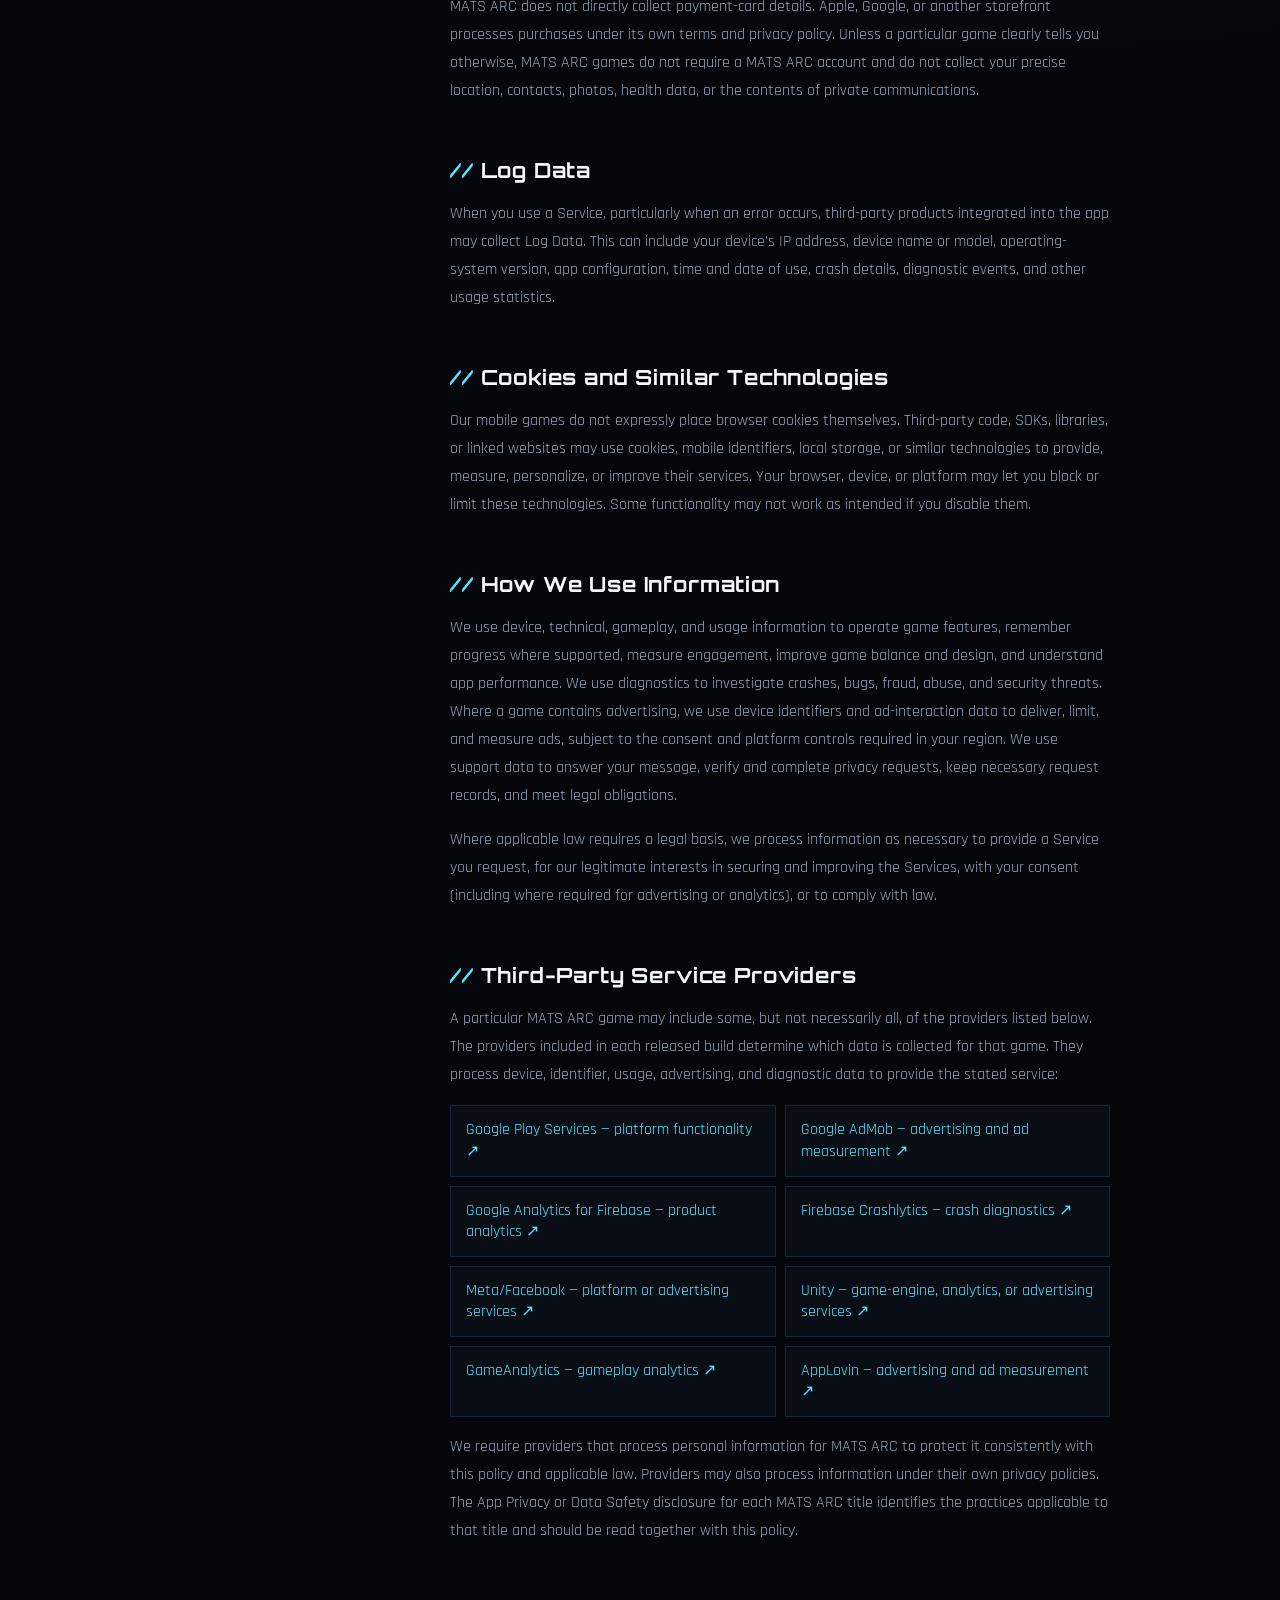
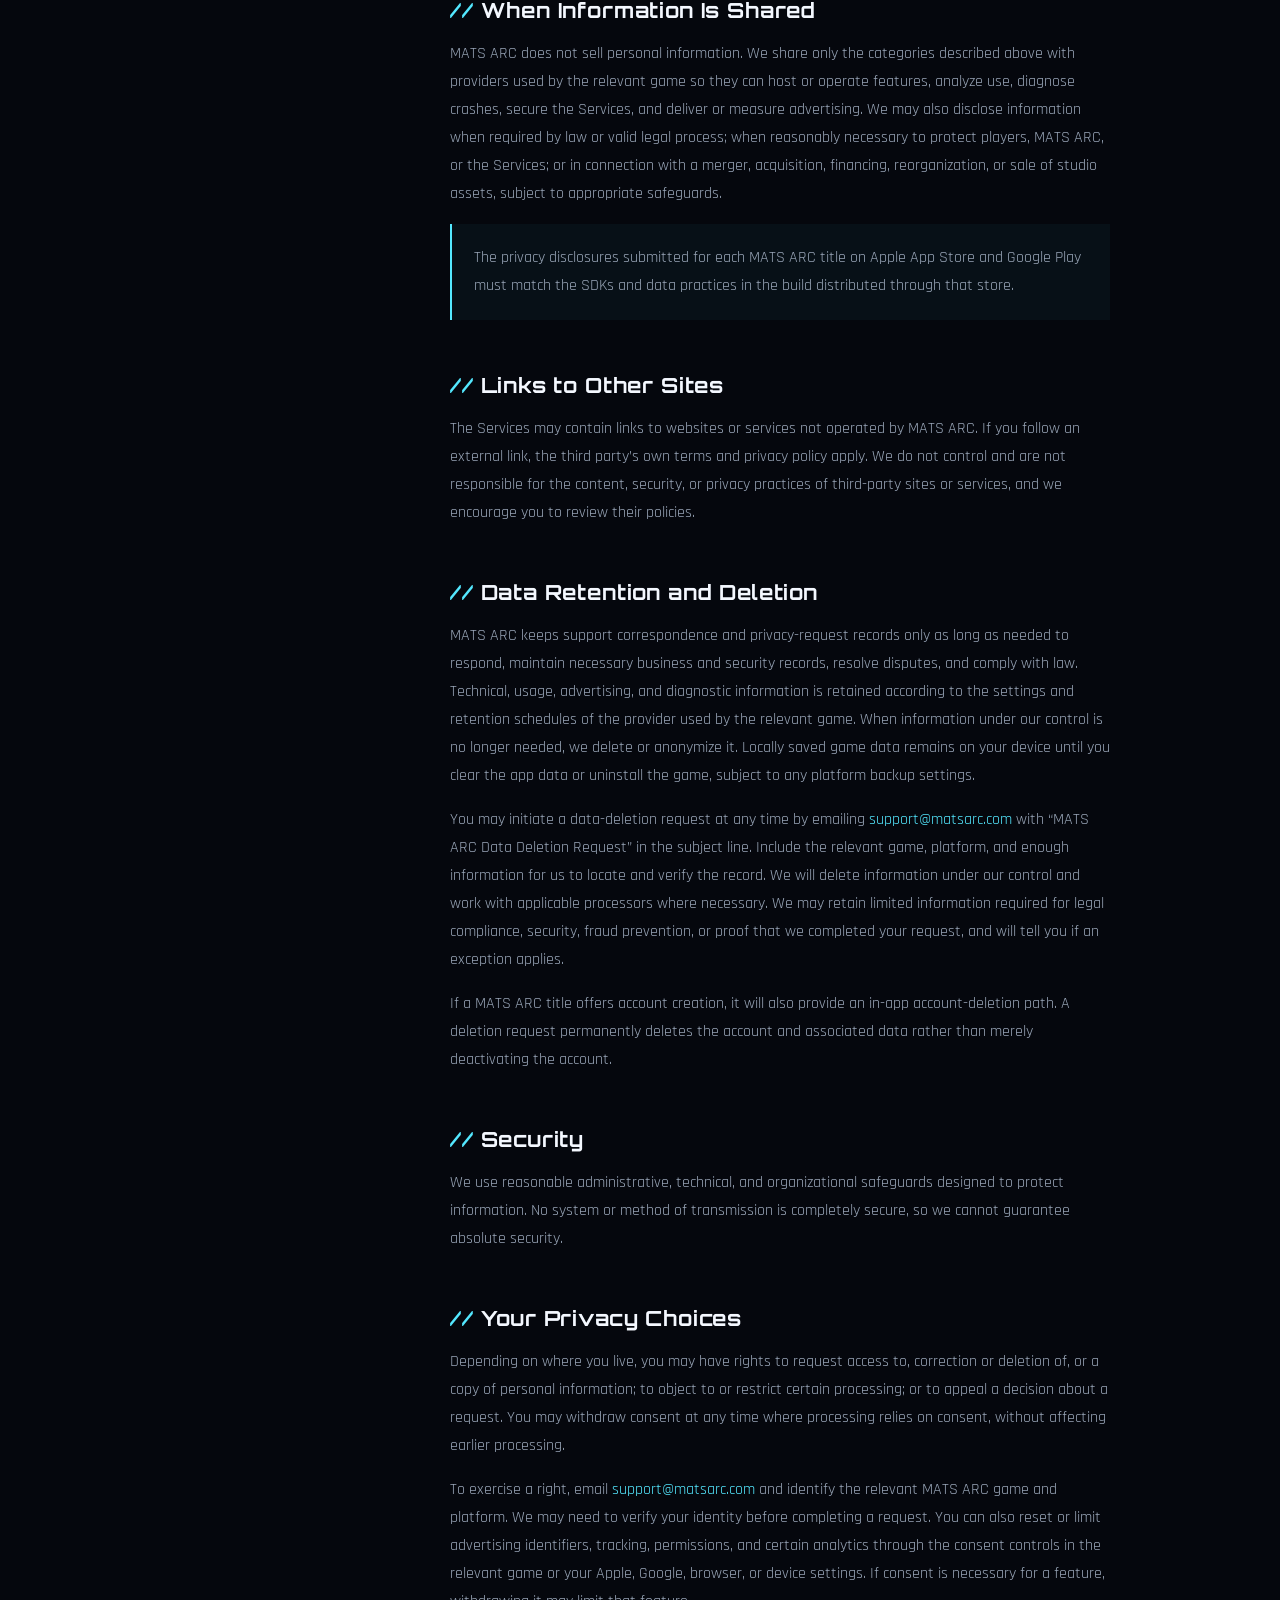
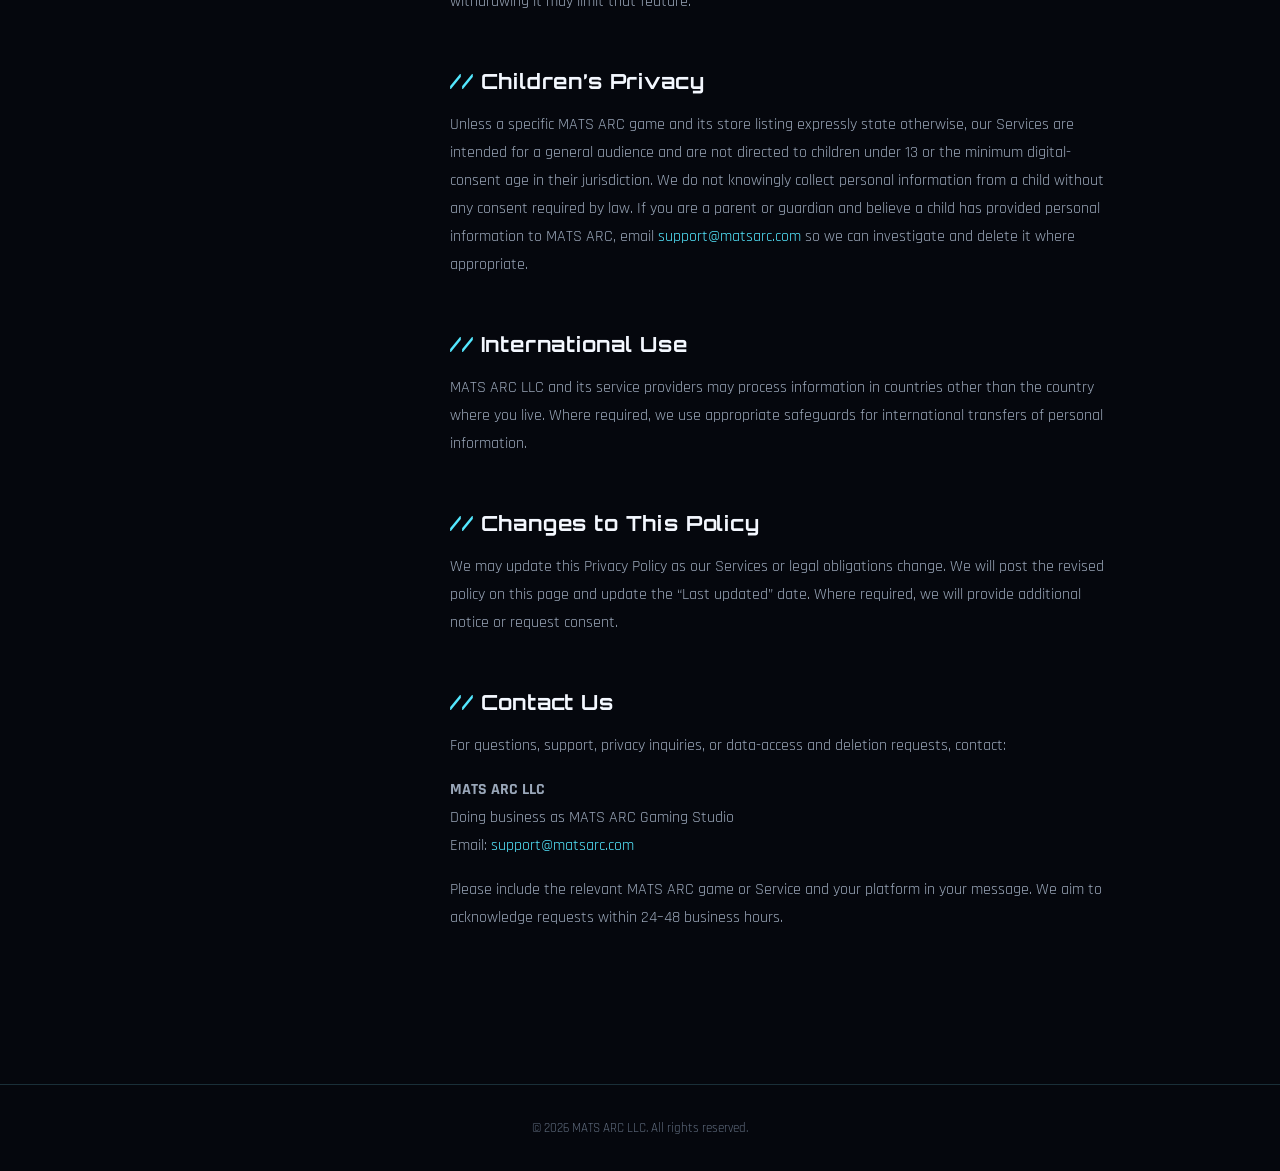
<file: privacy.html>
<!DOCTYPE html>
<html lang="en">
<head>
  <meta charset="UTF-8">
  <meta name="viewport" content="width=device-width, initial-scale=1.0">
  <link rel="icon" href="favicon.svg" type="image/svg+xml">
  <meta name="description" content="Privacy Policy for MATS ARC Gaming Studio games, services, and website.">
  <title>Privacy Policy | MATS ARC Gaming Studio</title>
  <link rel="stylesheet" href="style.css">
  <link rel="preconnect" href="https://fonts.googleapis.com">
  <link rel="preconnect" href="https://fonts.gstatic.com" crossorigin>
  <link href="https://fonts.googleapis.com/css2?family=Orbitron:wght@500;700;900&family=Rajdhani:wght@500;600;700&display=swap" rel="stylesheet">
</head>
<body class="legal-page">
  <canvas id="particle-canvas"></canvas>
  <div class="ambient-glow wave-1"></div>
  <div class="screen-noise" aria-hidden="true"></div>
  <div class="scroll-progress" aria-hidden="true"></div>

  <nav class="navbar legal-nav">
    <a href="index.html" class="nav-logo" aria-label="MATS ARC home">
      <div class="logo-shield">
        <svg viewBox="0 0 100 100" class="shield-svg" aria-hidden="true">
          <polygon points="50,5 95,25 95,75 50,95 5,75 5,25" class="shield-border"/>
          <text x="50" y="62" text-anchor="middle" class="shield-text">ARC</text>
        </svg>
      </div>
      <span class="logo-name">MATS <span>ARC</span></span>
    </a>
    <a href="index.html#privacy" class="legal-back">← RETURN TO STUDIO</a>
  </nav>

  <main class="legal-shell">
    <header class="legal-hero">
      <span class="eyebrow">// LEGAL DATABASE</span>
      <h1>PRIVACY<br>POLICY</h1>
      <p>This policy explains how MATS ARC LLC, doing business as MATS ARC Gaming Studio, handles information when you use our games, website, support channels, and related services.</p>
      <div class="legal-meta"><span><strong>Effective:</strong> August 9, 2025</span><span><strong>Last updated:</strong> September 4, 2026</span></div>
    </header>

    <div class="legal-summary" aria-label="Privacy summary">
      <div><strong>LIMITED COLLECTION</strong><span>Device analytics and crash diagnostics used to improve our games.</span></div>
      <div><strong>NO DATA SALES</strong><span>We do not sell personal information.</span></div>
      <div><strong>YOUR CONTROL</strong><span>You may request access, correction, or deletion by email.</span></div>
    </div>

    <div class="policy-layout">
      <aside class="policy-toc" aria-label="Policy contents">
        <span>CONTENTS</span>
        <a href="#scope">Scope</a><a href="#collect">Information collected</a><a href="#logs">Log data</a><a href="#cookies">Cookies</a><a href="#use">How we use it</a><a href="#providers">Service providers</a><a href="#sharing">Sharing</a><a href="#external">External links</a><a href="#retention">Retention &amp; deletion</a><a href="#security">Security</a><a href="#choices">Your choices</a><a href="#children">Children</a><a href="#international">International use</a><a href="#changes">Changes</a><a href="#contact">Contact</a>
      </aside>

      <article class="policy-content">
        <section id="scope"><h2>Scope</h2><p>This Privacy Policy applies to games, websites, customer support, and other services operated by MATS ARC LLC, doing business as MATS ARC Gaming Studio (“MATS ARC,” “we,” “us,” or “our”), that link to this policy (collectively, the “Services”). MATS ARC LLC is the legal entity responsible for the information covered by this policy. A specific game or feature may provide an additional notice where its data practices differ.</p></section>

        <section id="collect"><h2>Information We Collect</h2><p>The information collected depends on the MATS ARC game or Service you use, the features included in that version, your platform, and your device settings. MATS ARC or a provider acting for us may collect:</p><ul><li><strong>Device and technical data:</strong> IP address, device type or model, operating-system version, app version and configuration, language, approximate region derived from IP address, advertising identifier, vendor identifier, and similar technical identifiers.</li><li><strong>Gameplay and usage data:</strong> game sessions, feature interactions, game progress and achievement events, ad views and interactions, and performance measurements.</li><li><strong>Diagnostics:</strong> crash logs, error reports, launch data, and related device or application state used to diagnose reliability problems.</li><li><strong>Support and request data:</strong> your email address, the game concerned, message contents, and any information or attachments you choose to send when you contact MATS ARC.</li></ul><p>We collect technical, usage, and diagnostic information automatically through software development kits included in the relevant game. We collect support information directly from you. Data that a game saves only on your device is not received by MATS ARC unless you choose to send it to us, such as in a support request.</p><p>MATS ARC does not directly collect payment-card details. Apple, Google, or another storefront processes purchases under its own terms and privacy policy. Unless a particular game clearly tells you otherwise, MATS ARC games do not require a MATS ARC account and do not collect your precise location, contacts, photos, health data, or the contents of private communications.</p></section>

        <section id="logs"><h2>Log Data</h2><p>When you use a Service, particularly when an error occurs, third-party products integrated into the app may collect Log Data. This can include your device’s IP address, device name or model, operating-system version, app configuration, time and date of use, crash details, diagnostic events, and other usage statistics.</p></section>

        <section id="cookies"><h2>Cookies and Similar Technologies</h2><p>Our mobile games do not expressly place browser cookies themselves. Third-party code, SDKs, libraries, or linked websites may use cookies, mobile identifiers, local storage, or similar technologies to provide, measure, personalize, or improve their services. Your browser, device, or platform may let you block or limit these technologies. Some functionality may not work as intended if you disable them.</p></section>

        <section id="use"><h2>How We Use Information</h2><p>We use device, technical, gameplay, and usage information to operate game features, remember progress where supported, measure engagement, improve game balance and design, and understand app performance. We use diagnostics to investigate crashes, bugs, fraud, abuse, and security threats. Where a game contains advertising, we use device identifiers and ad-interaction data to deliver, limit, and measure ads, subject to the consent and platform controls required in your region. We use support data to answer your message, verify and complete privacy requests, keep necessary request records, and meet legal obligations.</p><p>Where applicable law requires a legal basis, we process information as necessary to provide a Service you request, for our legitimate interests in securing and improving the Services, with your consent (including where required for advertising or analytics), or to comply with law.</p></section>

        <section id="providers"><h2>Third-Party Service Providers</h2><p>A particular MATS ARC game may include some, but not necessarily all, of the providers listed below. The providers included in each released build determine which data is collected for that game. They process device, identifier, usage, advertising, and diagnostic data to provide the stated service:</p><ul class="provider-links"><li><a href="https://policies.google.com/privacy" target="_blank" rel="noopener noreferrer">Google Play Services — platform functionality ↗</a></li><li><a href="https://support.google.com/admob/answer/6128543?hl=en" target="_blank" rel="noopener noreferrer">Google AdMob — advertising and ad measurement ↗</a></li><li><a href="https://firebase.google.com/policies/analytics" target="_blank" rel="noopener noreferrer">Google Analytics for Firebase — product analytics ↗</a></li><li><a href="https://firebase.google.com/support/privacy/" target="_blank" rel="noopener noreferrer">Firebase Crashlytics — crash diagnostics ↗</a></li><li><a href="https://www.facebook.com/privacy/policy/" target="_blank" rel="noopener noreferrer">Meta/Facebook — platform or advertising services ↗</a></li><li><a href="https://unity.com/legal/privacy-policy" target="_blank" rel="noopener noreferrer">Unity — game-engine, analytics, or advertising services ↗</a></li><li><a href="https://www.gameanalytics.com/trust/privacy-notice" target="_blank" rel="noopener noreferrer">GameAnalytics — gameplay analytics ↗</a></li><li><a href="https://www.applovin.com/privacy/" target="_blank" rel="noopener noreferrer">AppLovin — advertising and ad measurement ↗</a></li></ul><p>We require providers that process personal information for MATS ARC to protect it consistently with this policy and applicable law. Providers may also process information under their own privacy policies. The App Privacy or Data Safety disclosure for each MATS ARC title identifies the practices applicable to that title and should be read together with this policy.</p></section>

        <section id="sharing"><h2>When Information Is Shared</h2><p>MATS ARC does not sell personal information. We share only the categories described above with providers used by the relevant game so they can host or operate features, analyze use, diagnose crashes, secure the Services, and deliver or measure advertising. We may also disclose information when required by law or valid legal process; when reasonably necessary to protect players, MATS ARC, or the Services; or in connection with a merger, acquisition, financing, reorganization, or sale of studio assets, subject to appropriate safeguards.</p><p class="policy-note">The privacy disclosures submitted for each MATS ARC title on Apple App Store and Google Play must match the SDKs and data practices in the build distributed through that store.</p></section>

        <section id="external"><h2>Links to Other Sites</h2><p>The Services may contain links to websites or services not operated by MATS ARC. If you follow an external link, the third party’s own terms and privacy policy apply. We do not control and are not responsible for the content, security, or privacy practices of third-party sites or services, and we encourage you to review their policies.</p></section>

        <section id="retention"><h2>Data Retention and Deletion</h2><p>MATS ARC keeps support correspondence and privacy-request records only as long as needed to respond, maintain necessary business and security records, resolve disputes, and comply with law. Technical, usage, advertising, and diagnostic information is retained according to the settings and retention schedules of the provider used by the relevant game. When information under our control is no longer needed, we delete or anonymize it. Locally saved game data remains on your device until you clear the app data or uninstall the game, subject to any platform backup settings.</p><p>You may initiate a data-deletion request at any time by emailing <a href="mailto:support@matsarc.com?subject=MATS%20ARC%20Data%20Deletion%20Request">support@matsarc.com</a> with “MATS ARC Data Deletion Request” in the subject line. Include the relevant game, platform, and enough information for us to locate and verify the record. We will delete information under our control and work with applicable processors where necessary. We may retain limited information required for legal compliance, security, fraud prevention, or proof that we completed your request, and will tell you if an exception applies.</p><p>If a MATS ARC title offers account creation, it will also provide an in-app account-deletion path. A deletion request permanently deletes the account and associated data rather than merely deactivating the account.</p></section>

        <section id="security"><h2>Security</h2><p>We use reasonable administrative, technical, and organizational safeguards designed to protect information. No system or method of transmission is completely secure, so we cannot guarantee absolute security.</p></section>

        <section id="choices"><h2>Your Privacy Choices</h2><p>Depending on where you live, you may have rights to request access to, correction or deletion of, or a copy of personal information; to object to or restrict certain processing; or to appeal a decision about a request. You may withdraw consent at any time where processing relies on consent, without affecting earlier processing.</p><p>To exercise a right, email <a href="mailto:support@matsarc.com?subject=MATS%20ARC%20Privacy%20Request">support@matsarc.com</a> and identify the relevant MATS ARC game and platform. We may need to verify your identity before completing a request. You can also reset or limit advertising identifiers, tracking, permissions, and certain analytics through the consent controls in the relevant game or your Apple, Google, browser, or device settings. If consent is necessary for a feature, withdrawing it may limit that feature.</p></section>

        <section id="children"><h2>Children’s Privacy</h2><p>Unless a specific MATS ARC game and its store listing expressly state otherwise, our Services are intended for a general audience and are not directed to children under 13 or the minimum digital-consent age in their jurisdiction. We do not knowingly collect personal information from a child without any consent required by law. If you are a parent or guardian and believe a child has provided personal information to MATS ARC, email <a href="mailto:support@matsarc.com?subject=MATS%20ARC%20Child%20Privacy%20Request">support@matsarc.com</a> so we can investigate and delete it where appropriate.</p></section>

        <section id="international"><h2>International Use</h2><p>MATS ARC LLC and its service providers may process information in countries other than the country where you live. Where required, we use appropriate safeguards for international transfers of personal information.</p></section>

        <section id="changes"><h2>Changes to This Policy</h2><p>We may update this Privacy Policy as our Services or legal obligations change. We will post the revised policy on this page and update the “Last updated” date. Where required, we will provide additional notice or request consent.</p></section>

        <section id="contact"><h2>Contact Us</h2><p>For questions, support, privacy inquiries, or data-access and deletion requests, contact:</p><p><strong>MATS ARC LLC</strong><br>Doing business as MATS ARC Gaming Studio<br>Email: <a href="mailto:support@matsarc.com">support@matsarc.com</a></p><p>Please include the relevant MATS ARC game or Service and your platform in your message. We aim to acknowledge requests within 24–48 business hours.</p></section>
      </article>
    </div>
  </main>

  <footer class="legal-footer">&copy; 2026 MATS ARC LLC. All rights reserved.</footer>
  <script src="legal.js"></script>
</body>
</html>
</file>
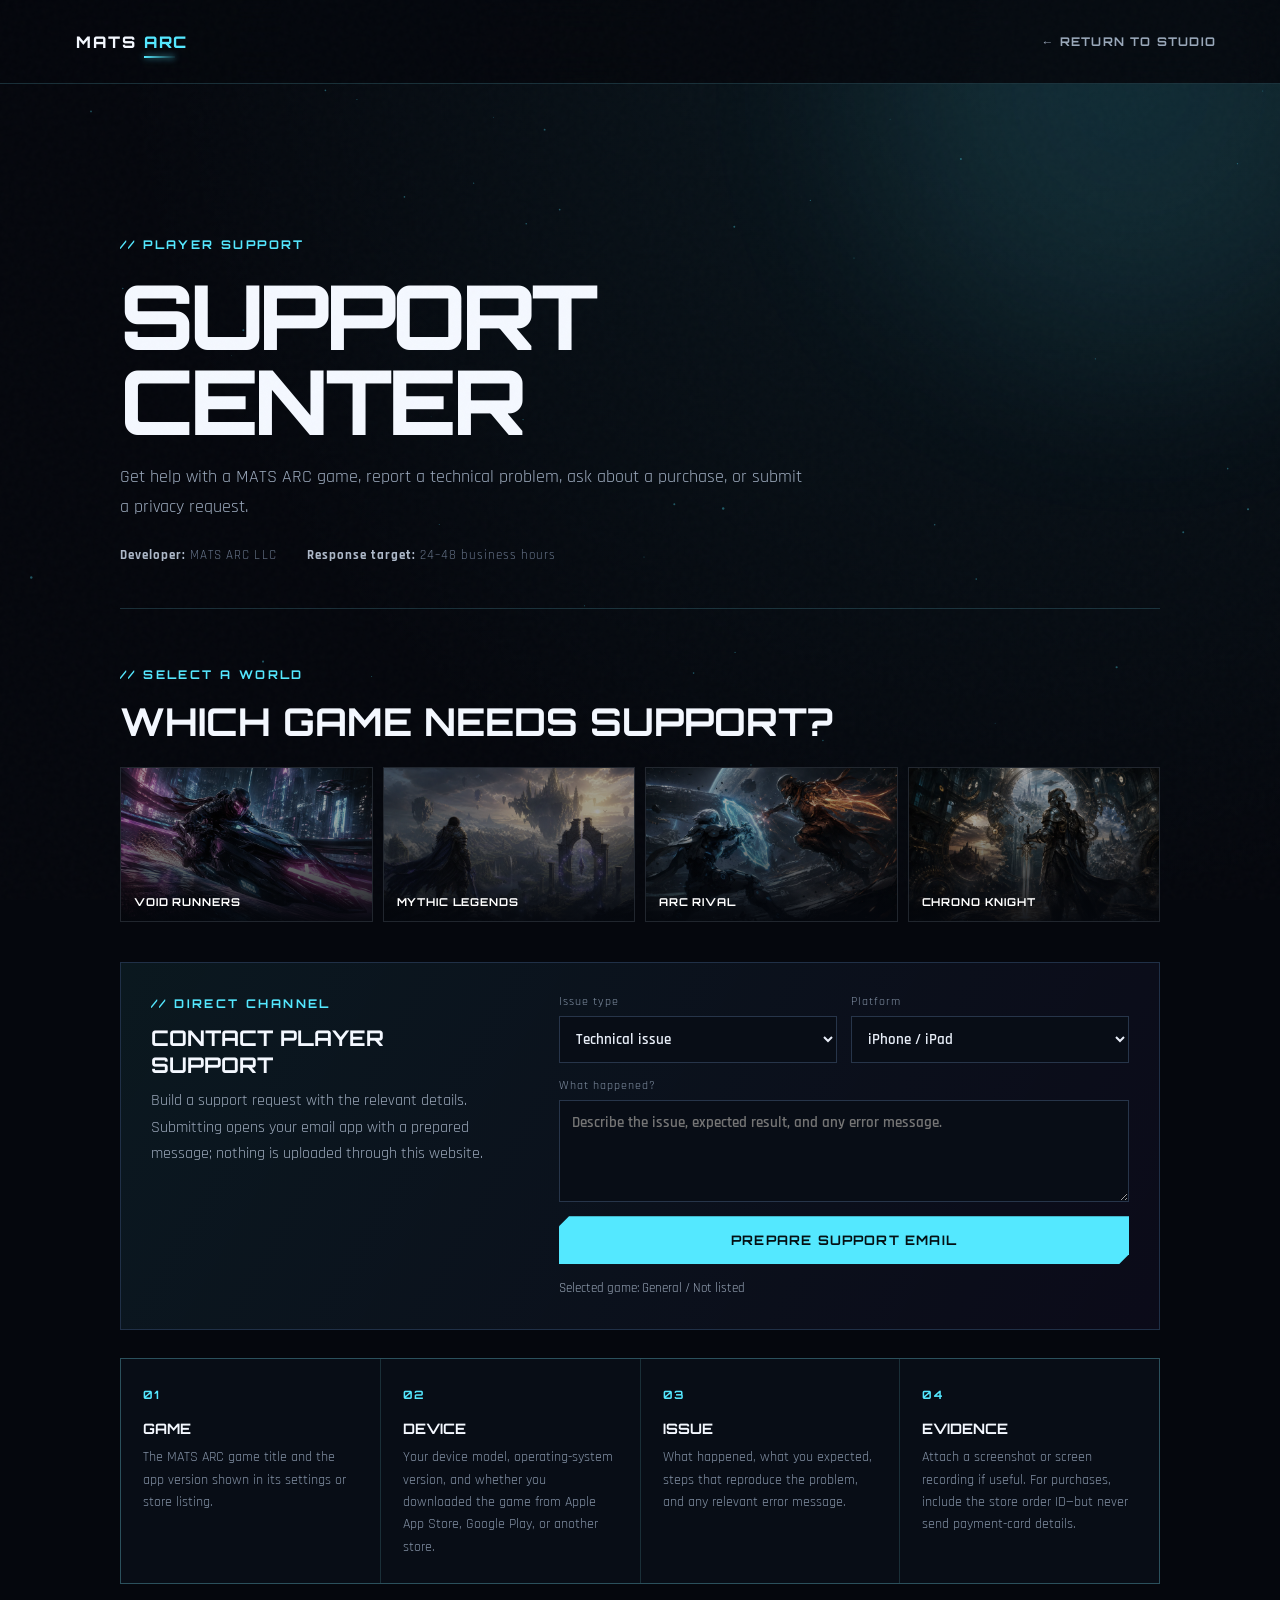
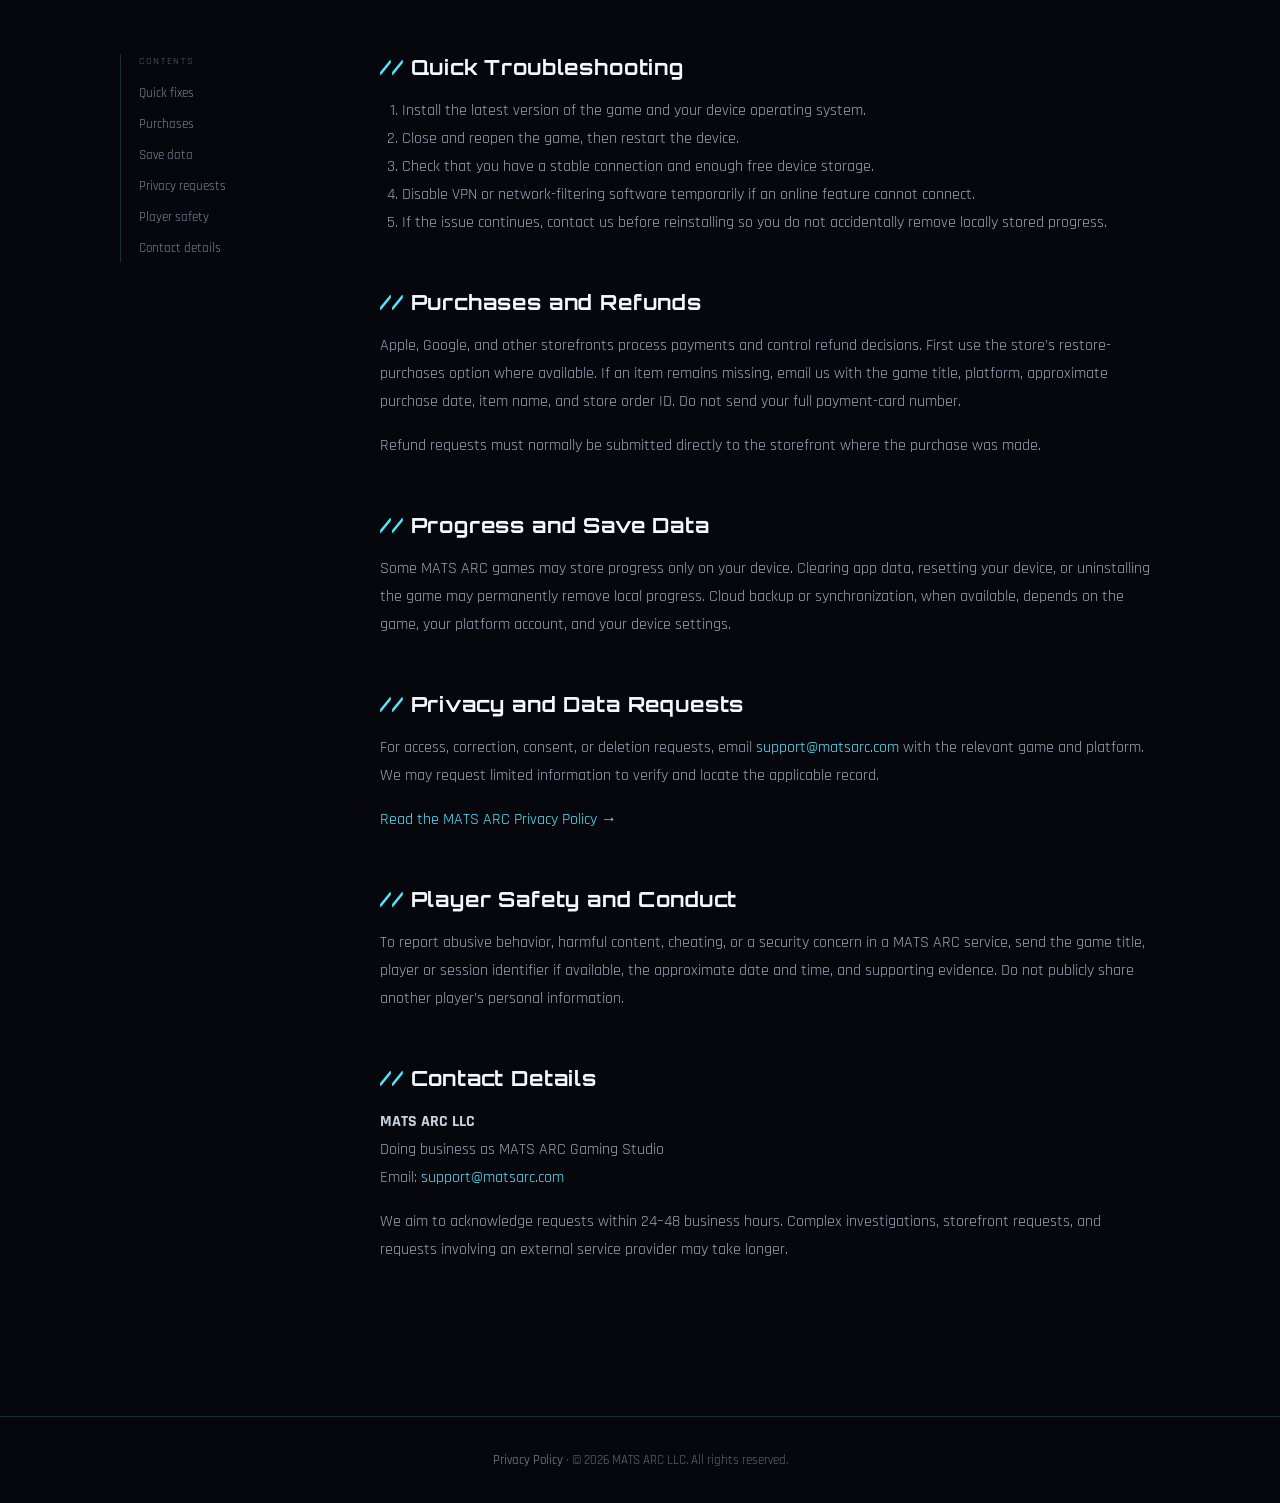
<file: support.html>
<!DOCTYPE html>
<html lang="en">
<head>
  <meta charset="UTF-8">
  <meta name="viewport" content="width=device-width, initial-scale=1.0">
  <link rel="icon" href="favicon.svg" type="image/svg+xml">
  <meta name="description" content="Official support for MATS ARC games, purchases, technical issues, and privacy requests.">
  <title>Support | MATS ARC Gaming Studio</title>
  <link rel="stylesheet" href="style.css">
  <link rel="preconnect" href="https://fonts.googleapis.com">
  <link rel="preconnect" href="https://fonts.gstatic.com" crossorigin>
  <link href="https://fonts.googleapis.com/css2?family=Orbitron:wght@500;700;900&family=Rajdhani:wght@500;600;700&display=swap" rel="stylesheet">
</head>
<body class="legal-page support-page">
  <canvas id="particle-canvas"></canvas>
  <div class="ambient-glow wave-1"></div>
  <div class="screen-noise" aria-hidden="true"></div>
  <div class="scroll-progress" aria-hidden="true"></div>

  <nav class="navbar legal-nav">
    <a href="index.html" class="nav-logo" aria-label="MATS ARC home">
      <div class="logo-shield">
        <svg viewBox="0 0 100 100" class="shield-svg" aria-hidden="true">
          <polygon points="50,5 95,25 95,75 50,95 5,75 5,25" class="shield-border"/>
          <text x="50" y="62" text-anchor="middle" class="shield-text">ARC</text>
        </svg>
      </div>
      <span class="logo-name">MATS <span>ARC</span></span>
    </a>
    <a href="index.html" class="legal-back">← RETURN TO STUDIO</a>
  </nav>

  <main class="legal-shell support-shell">
    <header class="legal-hero">
      <span class="eyebrow">// PLAYER SUPPORT</span>
      <h1>SUPPORT<br>CENTER</h1>
      <p>Get help with a MATS ARC game, report a technical problem, ask about a purchase, or submit a privacy request.</p>
      <div class="legal-meta"><span><strong>Developer:</strong> MATS ARC LLC</span><span><strong>Response target:</strong> 24–48 business hours</span></div>
    </header>

    <section class="support-picker" aria-labelledby="choose-game-title">
      <span class="eyebrow">// SELECT A WORLD</span>
      <h2 id="choose-game-title">WHICH GAME NEEDS SUPPORT?</h2>
      <div class="support-games">
        <button type="button" data-support-game="Void Runners" aria-pressed="false"><img src="assets/images/void-runners.webp" alt="" width="1536" height="1024"><span>VOID RUNNERS</span></button>
        <button type="button" data-support-game="Mythic Legends" aria-pressed="false"><img src="assets/images/mythic-legends.webp" alt="" width="1536" height="1024"><span>MYTHIC LEGENDS</span></button>
        <button type="button" data-support-game="ARC Rival" aria-pressed="false"><img src="assets/images/arc-rival.webp" alt="" width="1536" height="1024"><span>ARC RIVAL</span></button>
        <button type="button" data-support-game="Chrono Knight" aria-pressed="false"><img src="assets/images/chrono-knight.webp" alt="" width="1536" height="1024"><span>CHRONO KNIGHT</span></button>
      </div>
    </section>

    <section class="support-contact" aria-labelledby="contact-title">
      <div>
        <span class="eyebrow">// DIRECT CHANNEL</span>
        <h2 id="contact-title">CONTACT PLAYER SUPPORT</h2>
        <p>Build a support request with the relevant details. Submitting opens your email app with a prepared message; nothing is uploaded through this website.</p>
      </div>
      <form class="support-form" id="supportForm">
        <input type="hidden" id="supportGame" value="General / Not listed">
        <label>Issue type<select id="supportIssue"><option>Technical issue</option><option>Purchase or missing item</option><option>Save data or progress</option><option>Player safety or conduct</option><option>Privacy or data request</option><option>Other</option></select></label>
        <label>Platform<select id="supportPlatform"><option>iPhone / iPad</option><option>Android</option><option>Steam / PC</option><option>Other</option></select></label>
        <label class="support-details">What happened?<textarea id="supportDetails" rows="4" maxlength="1200" required placeholder="Describe the issue, expected result, and any error message."></textarea></label>
        <button class="btn btn-primary" type="submit"><span class="btn-text">PREPARE SUPPORT EMAIL</span></button>
        <p class="support-form-status" id="supportFormStatus" aria-live="polite">Selected game: General / Not listed</p>
      </form>
    </section>

    <div class="support-grid" aria-label="Information to include with a support request">
      <article><strong>01</strong><h2>GAME</h2><p>The MATS ARC game title and the app version shown in its settings or store listing.</p></article>
      <article><strong>02</strong><h2>DEVICE</h2><p>Your device model, operating-system version, and whether you downloaded the game from Apple App Store, Google Play, or another store.</p></article>
      <article><strong>03</strong><h2>ISSUE</h2><p>What happened, what you expected, steps that reproduce the problem, and any relevant error message.</p></article>
      <article><strong>04</strong><h2>EVIDENCE</h2><p>Attach a screenshot or screen recording if useful. For purchases, include the store order ID—but never send payment-card details.</p></article>
    </div>

    <div class="policy-layout support-layout">
      <aside class="policy-toc" aria-label="Support contents">
        <span>CONTENTS</span>
        <a href="#quick-fixes">Quick fixes</a><a href="#purchases">Purchases</a><a href="#save-data">Save data</a><a href="#privacy">Privacy requests</a><a href="#conduct">Player safety</a><a href="#contact">Contact details</a>
      </aside>

      <article class="policy-content">
        <section id="quick-fixes"><h2>Quick Troubleshooting</h2><ol><li>Install the latest version of the game and your device operating system.</li><li>Close and reopen the game, then restart the device.</li><li>Check that you have a stable connection and enough free device storage.</li><li>Disable VPN or network-filtering software temporarily if an online feature cannot connect.</li><li>If the issue continues, contact us before reinstalling so you do not accidentally remove locally stored progress.</li></ol></section>

        <section id="purchases"><h2>Purchases and Refunds</h2><p>Apple, Google, and other storefronts process payments and control refund decisions. First use the store’s restore-purchases option where available. If an item remains missing, email us with the game title, platform, approximate purchase date, item name, and store order ID. Do not send your full payment-card number.</p><p>Refund requests must normally be submitted directly to the storefront where the purchase was made.</p></section>

        <section id="save-data"><h2>Progress and Save Data</h2><p>Some MATS ARC games may store progress only on your device. Clearing app data, resetting your device, or uninstalling the game may permanently remove local progress. Cloud backup or synchronization, when available, depends on the game, your platform account, and your device settings.</p></section>

        <section id="privacy"><h2>Privacy and Data Requests</h2><p>For access, correction, consent, or deletion requests, email <a href="mailto:support@matsarc.com?subject=MATS%20ARC%20Privacy%20Request">support@matsarc.com</a> with the relevant game and platform. We may request limited information to verify and locate the applicable record.</p><p><a href="privacy.html">Read the MATS ARC Privacy Policy →</a></p></section>

        <section id="conduct"><h2>Player Safety and Conduct</h2><p>To report abusive behavior, harmful content, cheating, or a security concern in a MATS ARC service, send the game title, player or session identifier if available, the approximate date and time, and supporting evidence. Do not publicly share another player’s personal information.</p></section>

        <section id="contact"><h2>Contact Details</h2><p><strong>MATS ARC LLC</strong><br>Doing business as MATS ARC Gaming Studio<br>Email: <a href="mailto:support@matsarc.com">support@matsarc.com</a></p><p>We aim to acknowledge requests within 24–48 business hours. Complex investigations, storefront requests, and requests involving an external service provider may take longer.</p></section>
      </article>
    </div>
  </main>

  <footer class="legal-footer"><a href="privacy.html">Privacy Policy</a><span aria-hidden="true"> · </span>&copy; 2026 MATS ARC LLC. All rights reserved.</footer>
  <script src="legal.js"></script><script src="support.js"></script>
</body>
</html>
</file>
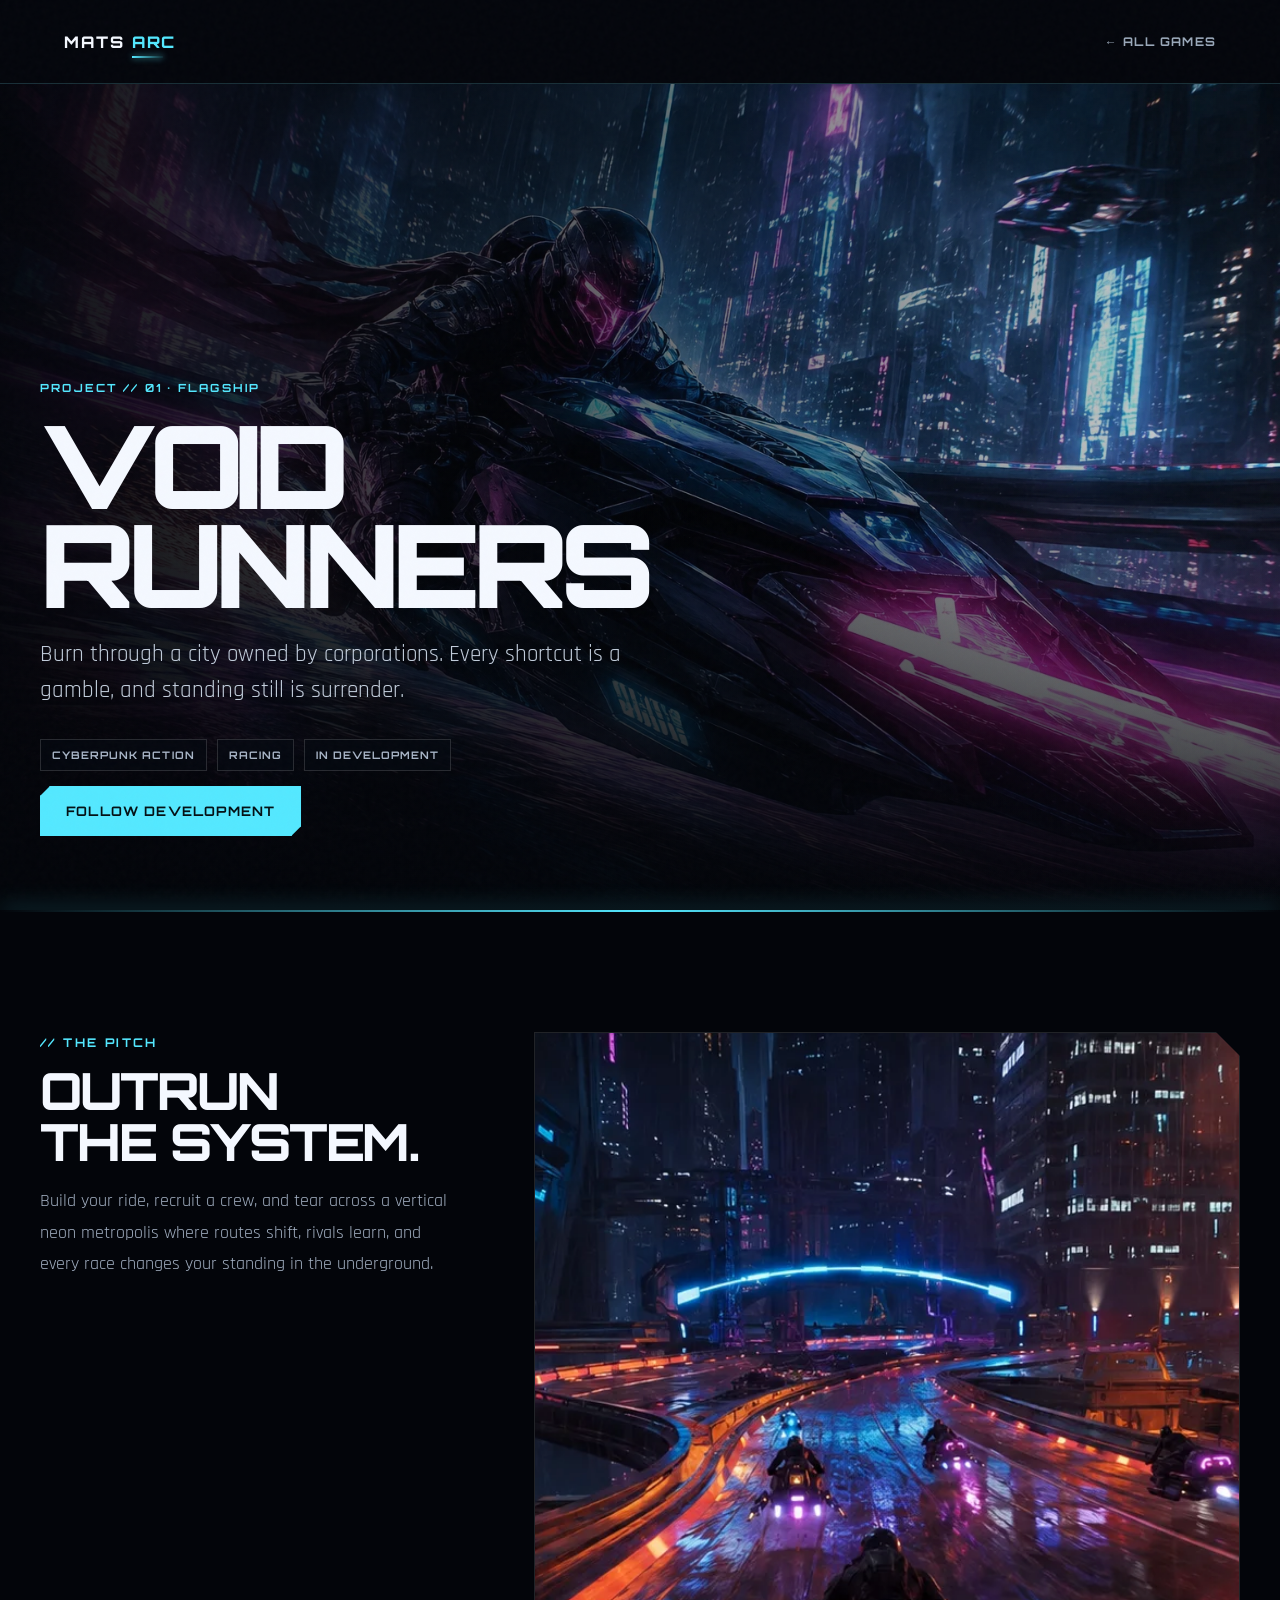
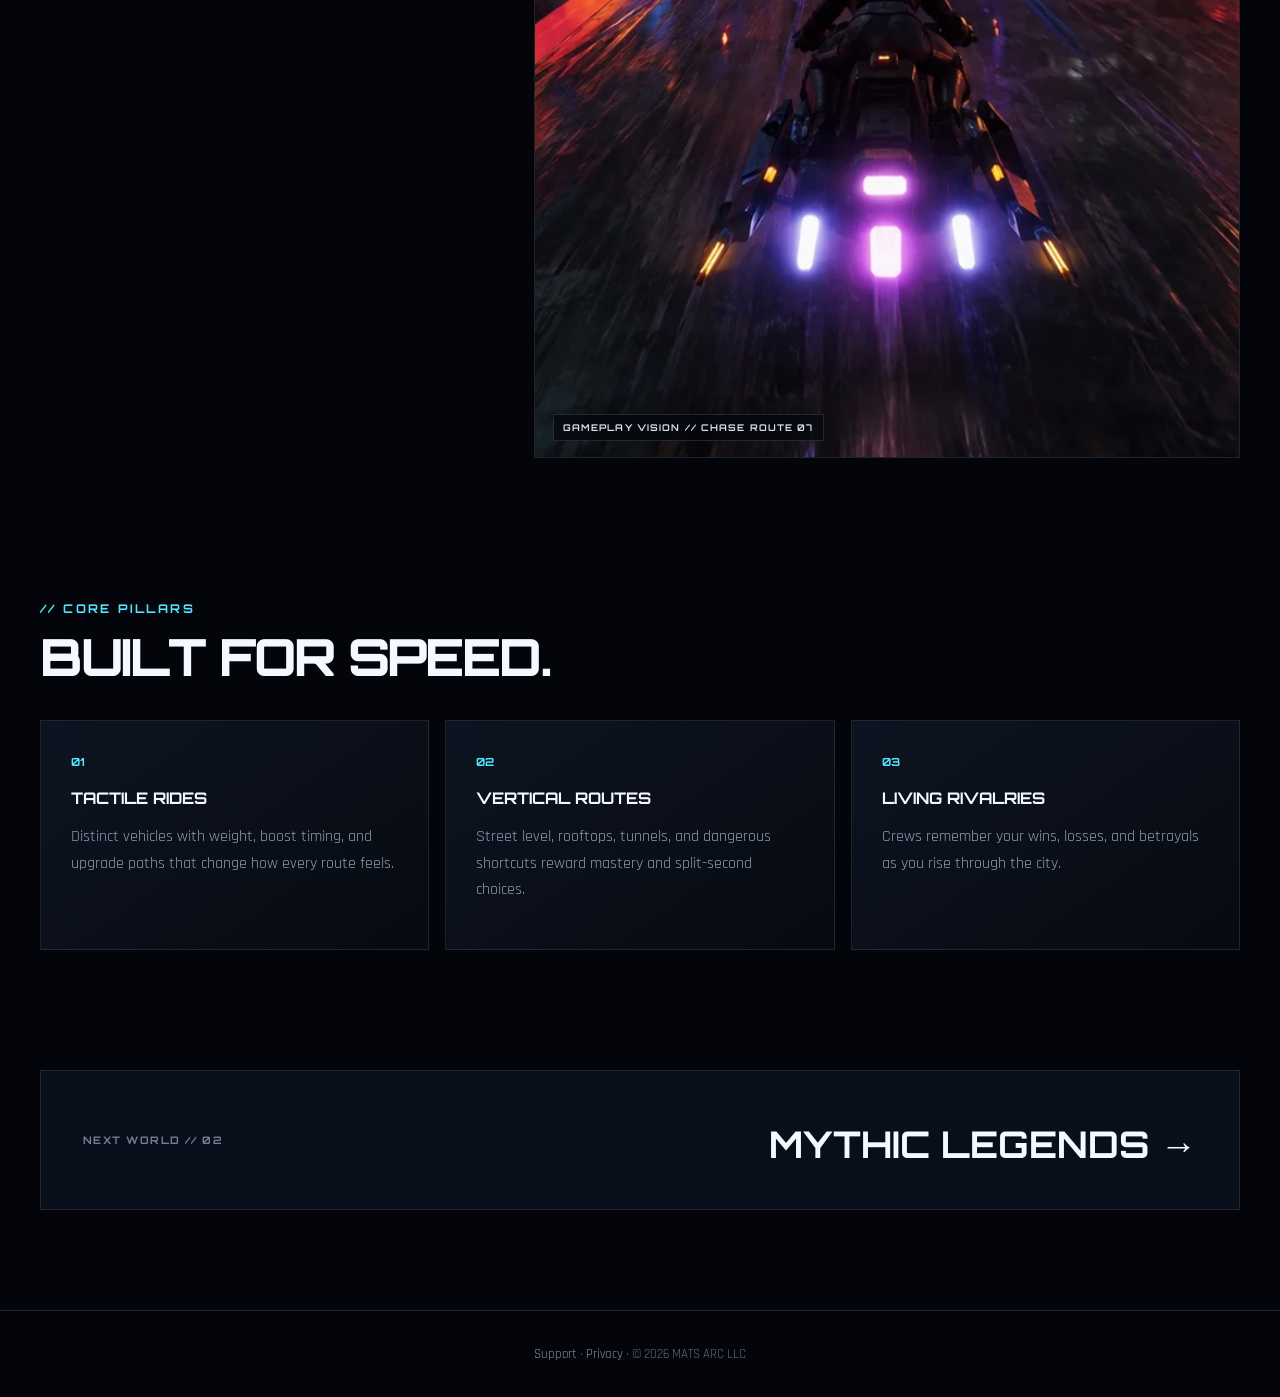
<file: void-runners.html>
<!DOCTYPE html><html lang="en"><head><meta charset="UTF-8"><meta name="viewport" content="width=device-width, initial-scale=1.0"><meta name="description" content="Void Runners — a cyberpunk action racing game from MATS ARC Gaming Studio."><title>Void Runners | MATS ARC</title><link rel="icon" href="favicon.svg" type="image/svg+xml"><link rel="preload" as="image" href="assets/images/void-runners.webp" type="image/webp"><link rel="stylesheet" href="style.css"><link rel="stylesheet" href="game.css"><link rel="preconnect" href="https://fonts.googleapis.com"><link rel="preconnect" href="https://fonts.gstatic.com" crossorigin><link href="https://fonts.googleapis.com/css2?family=Orbitron:wght@500;700;900&family=Rajdhani:wght@500;600;700&display=swap" rel="stylesheet"></head>
<body class="game-page" data-game="void"><canvas id="particle-canvas"></canvas><div class="scroll-progress" aria-hidden="true"></div><div class="screen-noise" aria-hidden="true"></div><nav class="navbar legal-nav"><a href="index.html" class="nav-logo"><span class="logo-name">MATS <span>ARC</span></span></a><a href="index.html#games" class="legal-back">← ALL GAMES</a></nav>
<main><header class="game-hero"><img class="game-hero-bg" src="assets/images/void-runners.webp" alt="Masked racer speeding through a neon megacity"><div class="game-hero-copy"><span class="game-number">PROJECT // 01 · FLAGSHIP</span><h1>VOID<br>RUNNERS</h1><p class="game-tagline">Burn through a city owned by corporations. Every shortcut is a gamble, and standing still is surrender.</p><div class="game-meta"><span>CYBERPUNK ACTION</span><span>RACING</span><span>IN DEVELOPMENT</span></div><a href="mailto:hello@matsarc.com?subject=Void%20Runners%20Interest" class="btn btn-primary">FOLLOW DEVELOPMENT</a></div></header>
<div class="game-shell"><section class="game-intro"><div><span class="eyebrow">// THE PITCH</span><h2>OUTRUN<br>THE SYSTEM.</h2><p>Build your ride, recruit a crew, and tear across a vertical neon metropolis where routes shift, rivals learn, and every race changes your standing in the underground.</p></div><figure class="game-shot"><img src="assets/images/void-runners-gameplay.webp" alt="Third-person anti-gravity race through a rain-soaked neon city" width="1792" height="1024"><figcaption>GAMEPLAY VISION // CHASE ROUTE 07</figcaption></figure></section><section class="game-features"><span class="eyebrow">// CORE PILLARS</span><h2>BUILT FOR SPEED.</h2><div class="feature-grid"><article><strong>01</strong><h3>TACTILE RIDES</h3><p>Distinct vehicles with weight, boost timing, and upgrade paths that change how every route feels.</p></article><article><strong>02</strong><h3>VERTICAL ROUTES</h3><p>Street level, rooftops, tunnels, and dangerous shortcuts reward mastery and split-second choices.</p></article><article><strong>03</strong><h3>LIVING RIVALRIES</h3><p>Crews remember your wins, losses, and betrayals as you rise through the city.</p></article></div></section><a class="game-next" href="mythic-legends.html"><span>NEXT WORLD // 02</span><strong>MYTHIC LEGENDS →</strong></a></div></main><footer class="legal-footer"><a href="support.html">Support</a> · <a href="privacy.html">Privacy</a> · &copy; 2026 MATS ARC LLC</footer><script src="legal.js"></script></body></html>
</file>
<file: style.css>
:root {
  --ink: #05070d;
  --panel: #0b101b;
  --line: rgba(124, 230, 255, .18);
  --cyan: #54e8ff;
  --violet: #8b5cff;
  --text: #f4f8ff;
  --muted: #8996aa;
}

* { box-sizing: border-box; }
html { scroll-behavior: smooth; }
body { margin: 0; overflow-x: hidden; color: var(--text); background: var(--ink); font-family: "Rajdhani", sans-serif; }
a { color: inherit; text-decoration: none; }
button { font: inherit; }
:focus-visible { outline:2px solid var(--cyan);outline-offset:4px }

#particle-canvas { position: fixed; inset: 0; z-index: -3; width: 100%; height: 100%; }
.ambient-glow { position: fixed; z-index: -2; width: 42vw; aspect-ratio: 1; border-radius: 50%; filter: blur(100px); opacity: .1; pointer-events: none; }
.wave-1 { top: -20%; right: -10%; background: var(--cyan); animation: drift 13s ease-in-out infinite alternate; }
.wave-2 { bottom: -25%; left: -15%; background: var(--violet); animation: drift 16s ease-in-out infinite alternate-reverse; }
.cursor-glow { position: fixed; z-index: 20; width: 340px; height: 340px; border-radius: 50%; background: radial-gradient(circle, rgba(84,232,255,.08), transparent 68%); transform: translate(-50%,-50%); pointer-events: none; }
.scroll-progress { position:fixed; z-index:100; top:0; left:0; width:0; height:2px; background:linear-gradient(90deg,var(--violet),var(--cyan)); box-shadow:0 0 12px var(--cyan); }
.screen-noise { position:fixed; z-index:90; inset:0; opacity:.025; pointer-events:none; background-image:url("data:image/svg+xml,%3Csvg viewBox='0 0 180 180' xmlns='http://www.w3.org/2000/svg'%3E%3Cfilter id='n'%3E%3CfeTurbulence type='fractalNoise' baseFrequency='.9' numOctaves='4' stitchTiles='stitch'/%3E%3C/filter%3E%3Crect width='100%25' height='100%25' filter='url(%23n)' opacity='.8'/%3E%3C/svg%3E"); }

.page-loader { position: fixed; inset: 0; z-index: 999; display: grid; place-content: center; gap: 18px; background: #03050a; transition: opacity .55s, visibility .55s; }
.page-loader.done { opacity: 0; visibility: hidden; }
.loader-mark { color: var(--cyan); font: 900 2rem "Orbitron"; letter-spacing: .3em; text-shadow: 0 0 25px var(--cyan); }
.loader-track { width: 150px; height: 2px; background: #172232; overflow: hidden; }
.loader-track span { display: block; height: 100%; background: var(--cyan); animation: load 1s ease both; }

.navbar { position: fixed; top: 0; z-index: 50; width: 100%; height: 84px; padding: 0 clamp(24px,5vw,80px); display: flex; align-items: center; justify-content: space-between; border-bottom: 1px solid transparent; transition: .35s; }
.navbar.scrolled { height: 66px; background: rgba(5,7,13,.82); backdrop-filter: blur(18px); border-color: var(--line); }
.nav-logo { display: flex; align-items: center; gap: 12px; font: 800 1rem "Orbitron"; letter-spacing: .12em; }
.logo-name span, .eyebrow, .text-link { color: var(--cyan); }
.logo-name > span { position: relative; display: inline-block; }
.logo-name > span::after { content: ""; position: absolute; left: 0; right: .12em; bottom: -6px; height: 2px; background: linear-gradient(90deg, var(--cyan), rgba(84,232,255,.15)); box-shadow: 0 0 8px rgba(84,232,255,.7); transform: scaleX(.72); transform-origin: left; transition: transform .25s ease; }
.nav-logo:hover .logo-name > span::after { transform: scaleX(1); }
.nav-links { display: flex; align-items: center; gap: clamp(18px,3vw,42px); margin: 0; padding: 0; list-style: none; }
.nav-links a { position: relative; color: #abb6c7; font-weight: 700; letter-spacing: .14em; font-size: .84rem; }
.nav-links a::after { content:""; position:absolute; left:0; bottom:-10px; width:0; height:2px; background:var(--cyan); box-shadow:0 0 10px var(--cyan); transition:.25s; }
.nav-links a:hover, .nav-links a.active { color:white; }
.nav-links a:hover::after, .nav-links a.active::after { width:100%; }
.mobile-toggle { display:none; background:none; border:0; }

.hero-section { position: relative; min-height: 100svh; display:grid; place-items:center; overflow:hidden; padding: 120px 24px 80px; isolation:isolate; background:#03050a; }
.hero-section::before { content:""; position:absolute; inset:0; z-index:-2; background: radial-gradient(circle at 50% 42%, rgba(8,18,34,.12), rgba(3,7,16,.48) 44%, rgba(3,5,10,.82) 78%), linear-gradient(to bottom, rgba(5,7,13,.18), var(--ink) 97%); }
.hero-section[data-active-scene="prime"]::before { background:radial-gradient(circle at 50% 42%,transparent 0,rgba(3,7,16,.18) 48%,rgba(3,5,10,.55) 84%),linear-gradient(to bottom,rgba(5,7,13,.05),rgba(5,7,13,.2) 68%,var(--ink) 99%) }
.hero-section[data-active-scene="void"]::before { background:radial-gradient(ellipse at 50% 43%,rgba(3,5,10,.24),rgba(3,5,10,.58) 52%,rgba(3,5,10,.74) 86%),linear-gradient(to bottom,rgba(5,7,13,.08),rgba(5,7,13,.28) 64%,var(--ink) 98%) }
.hero-section[data-active-scene="mythic"]::before { background:radial-gradient(ellipse at 50% 40%,rgba(8,12,23,.28),rgba(4,7,15,.52) 52%,rgba(3,5,10,.76) 88%),linear-gradient(to bottom,rgba(5,7,13,.1),rgba(5,7,13,.25) 62%,var(--ink) 98%) }
.hero-section[data-active-scene="rival"]::before { background:radial-gradient(ellipse at 50% 44%,rgba(3,5,10,.38),rgba(3,5,10,.62) 54%,rgba(3,5,10,.8) 88%),linear-gradient(to bottom,rgba(5,7,13,.12),rgba(5,7,13,.34) 62%,var(--ink) 98%) }
.hero-section[data-active-scene="chrono"]::before { background:radial-gradient(ellipse at 50% 42%,rgba(4,6,12,.32),rgba(3,5,10,.6) 53%,rgba(3,5,10,.8) 88%),linear-gradient(to bottom,rgba(5,7,13,.1),rgba(5,7,13,.32) 62%,var(--ink) 98%) }
.hero-backdrop{position:absolute;z-index:-3;inset:-3%;overflow:hidden;background:#03050a}.hero-backdrop::after{content:"";position:absolute;z-index:4;inset:0;background:linear-gradient(90deg,rgba(3,5,10,.15),transparent 30%,transparent 70%,rgba(3,5,10,.18));pointer-events:none}.hero-backdrop::before{content:"";position:absolute;z-index:5;top:0;bottom:0;left:-18%;width:15%;opacity:0;background:linear-gradient(90deg,transparent,rgba(84,232,255,.5),rgba(193,111,255,.25),transparent);filter:blur(12px);transform:skewX(-12deg);pointer-events:none}.hero-backdrop img{position:absolute;inset:0;width:100%;height:100%;object-fit:cover;object-position:center;opacity:0;transform:scale(1.08);filter:saturate(.78) blur(2px);clip-path:inset(0 0 0 100%);transition:translate .25s ease-out}.hero-backdrop img.active{z-index:2;opacity:1;transform:scale(1.035);filter:saturate(.9);clip-path:inset(0)}.hero-backdrop img.entering{z-index:3;animation:sceneEnter .9s cubic-bezier(.22,.72,.16,1) both}.hero-backdrop img.outgoing{z-index:2;animation:sceneExit .9s ease both}.hero-backdrop.changing::before{animation:sceneScan .9s ease-out both}
.hero-grid { position:absolute; z-index:-3; inset:42% -20% -30%; background-image: linear-gradient(rgba(84,232,255,.15) 1px,transparent 1px), linear-gradient(90deg,rgba(84,232,255,.15) 1px,transparent 1px); background-size:70px 70px; transform:perspective(400px) rotateX(63deg); mask-image:linear-gradient(to bottom,transparent,black 20%,transparent); animation:gridMove 5s linear infinite; }
.hero-content { position:relative; z-index:2; width:min(1100px,100%); text-align:center; }
.hero-kicker { display:flex; justify-content:space-between; width:min(680px,90vw); margin:0 auto 22px; color:#718096; font:700 .65rem "Orbitron"; letter-spacing:.16em; animation:heroIn .8s .35s both; }.hero-kicker b{color:var(--cyan);font-weight:500}
.hero-title { position:relative;display:flex;align-items:baseline;justify-content:center;gap:.16em;margin:0;font:900 clamp(4rem,10vw,9rem)/.8 "Orbitron";letter-spacing:-.075em;text-wrap:balance;filter:drop-shadow(0 0 28px rgba(84,232,255,.22));animation:heroIn .9s .45s both; }
.hero-title::before { content:attr(data-text); position:absolute; inset:0; z-index:-1; color:transparent; -webkit-text-stroke:1px rgba(84,232,255,.28); transform:translate(7px,7px); }
.hero-title.glitch::after { content:attr(data-text); position:absolute; inset:0; color:var(--text); background:var(--ink); clip-path:inset(35% 0 42% 0); transform:translate(-5px,2px); text-shadow:6px 0 var(--violet),-5px 0 var(--cyan); animation:glitch .32s steps(2,end); }
.hero-title span{color:var(--text)}.hero-title em{color:transparent;-webkit-text-stroke:2px var(--cyan);font-style:normal;text-shadow:0 0 35px rgba(84,232,255,.2)}.hero-title small{position:absolute;right:7%;bottom:-.78em;padding:5px 10px;color:#081017;background:var(--cyan);font:800 clamp(.52rem,.9vw,.72rem) "Orbitron";letter-spacing:.26em;box-shadow:0 0 24px rgba(84,232,255,.26);transform:skewX(-8deg)}
.hero-subtitle { display:flex;align-items:center;justify-content:center;gap:15px;margin:44px auto 16px;color:#aab8c9;font-weight:700;letter-spacing:.2em;font-size:clamp(.62rem,1vw,.82rem);animation:heroIn .9s .6s both; }.hero-subtitle i{width:4px;height:4px;transform:rotate(45deg);background:var(--cyan);box-shadow:0 0 8px var(--cyan)}
.hero-status { display:flex; justify-content:center; gap:22px; color:#68768b; font-size:.73rem; letter-spacing:.16em; animation:heroIn .9s .7s both; }
.hero-status i { display:inline-block; width:6px; height:6px; margin-right:7px; border-radius:50%; background:#58ff9d; box-shadow:0 0 10px #58ff9d; animation:pulse 1.5s infinite; }
.hero-actions { display:flex; justify-content:center; gap:15px; margin-top:38px; animation:heroIn .9s .78s both; }
.btn { position:relative; min-width:190px; padding:16px 25px; overflow:hidden; border:1px solid rgba(255,255,255,.2); text-align:center; font:700 .82rem "Orbitron"; letter-spacing:.09em; transition:.28s; }
.btn-primary { color:#041014; background:var(--cyan); border-color:var(--cyan); box-shadow:0 0 25px rgba(84,232,255,.2); clip-path:polygon(10px 0,100% 0,100% calc(100% - 10px),calc(100% - 10px) 100%,0 100%,0 10px); }
.btn-primary:hover { transform:translateY(-4px); box-shadow:0 0 38px rgba(84,232,255,.48); }
.btn-secondary:hover { color:var(--cyan); border-color:var(--cyan); background:rgba(84,232,255,.07); }
.scroll-cue { position:absolute; bottom:25px; display:grid; justify-items:center; gap:8px; color:#667287; font-size:.66rem; letter-spacing:.18em; }
.scroll-cue span { display:block; width:1px; height:35px; background:linear-gradient(var(--cyan),transparent); animation:scrollCue 1.5s infinite; }
.hero-orbit { position:absolute; z-index:-1; border:1px solid rgba(84,232,255,.12); border-radius:50%; animation:spin 28s linear infinite; opacity:.48; }
.hero-orbit::after { content:""; position:absolute; top:15%; left:8%; width:7px; height:7px; border-radius:50%; background:var(--cyan); box-shadow:0 0 16px var(--cyan); }
.orbit-one { width:54vw; aspect-ratio:1; }
.orbit-two { width:72vw; aspect-ratio:1; animation-direction:reverse; animation-duration:42s; }
.hero-frame{position:absolute;z-index:3;inset:110px clamp(22px,4vw,64px) 55px;pointer-events:none;border-top:1px solid rgba(255,255,255,.12);border-inline:1px solid rgba(255,255,255,.06);clip-path:polygon(0 0,34% 0,35% 1px,65% 1px,66% 0,100% 0,100% 100%,0 100%)}.hero-frame::before,.hero-frame::after{content:"";position:absolute;bottom:0;width:70px;height:1px;background:var(--cyan);box-shadow:0 0 10px var(--cyan)}.hero-frame::before{left:0}.hero-frame::after{right:0}.hero-frame span{position:absolute;top:-22px;color:#7b899d;font:700 .57rem "Orbitron";letter-spacing:.18em}.hero-frame span:first-child{left:0}.hero-frame span:last-child{right:0}
.hero-signal{position:absolute;z-index:4;left:clamp(35px,6vw,95px);bottom:95px;display:flex;align-items:flex-end;gap:12px;padding:12px 15px;color:#748399;background:rgba(5,10,19,.54);border:1px solid rgba(255,255,255,.1);backdrop-filter:blur(12px);font:600 .55rem/1.45 "Orbitron";letter-spacing:.13em}.hero-signal strong{color:#72ffb0;font-weight:700}.signal-bars{height:25px;display:flex;align-items:flex-end;gap:3px}.signal-bars i{display:block;width:3px;background:var(--cyan);box-shadow:0 0 7px rgba(84,232,255,.7);animation:signalJump 1.2s ease-in-out infinite alternate}.signal-bars i:nth-child(1){height:35%}.signal-bars i:nth-child(2){height:70%;animation-delay:.2s}.signal-bars i:nth-child(3){height:48%;animation-delay:.4s}.signal-bars i:nth-child(4){height:100%;animation-delay:.1s}
.hero-coordinates{position:absolute;z-index:4;right:clamp(35px,6vw,95px);bottom:101px;display:flex;align-items:center;gap:10px;color:#68778c;font:600 .55rem "Orbitron";letter-spacing:.14em}.hero-coordinates b{display:block;width:28px;height:1px;background:linear-gradient(90deg,var(--cyan),transparent)}
.hero-scenes{position:absolute;z-index:6;right:clamp(35px,6vw,95px);bottom:132px;display:flex;align-items:flex-end;gap:7px}.scene-caption{display:grid;gap:4px;min-width:112px;margin-right:5px;text-align:right}.scene-caption small{color:#65748b;font:600 .5rem "Orbitron";letter-spacing:.16em}.scene-caption strong{color:#dbe6f4;font:700 .62rem "Orbitron";letter-spacing:.1em}.hero-scenes button{position:relative;width:47px;height:32px;padding:0;overflow:hidden;cursor:pointer;background:#080c14;border:1px solid rgba(255,255,255,.16);opacity:.55;transition:.25s}.hero-scenes button::after{content:"";position:absolute;inset:auto 0 0;height:2px;background:var(--cyan);transform:scaleX(0);transition:.25s}.hero-scenes button:hover,.hero-scenes button.active{width:68px;opacity:1;border-color:rgba(84,232,255,.62);box-shadow:0 0 18px rgba(84,232,255,.16)}.hero-scenes button.active::after{transform:scaleX(1)}.hero-scenes img{width:100%;height:100%;object-fit:cover}
.signal-strip { overflow:hidden; border-block:1px solid var(--line); background:rgba(84,232,255,.035); transform:rotate(-1deg) scale(1.02); }.signal-track { display:flex; align-items:center; width:max-content; padding:13px 0; animation:ticker 28s linear infinite; }.signal-track span { padding:0 35px; color:#7d8ca2; font:700 .68rem "Orbitron"; letter-spacing:.18em; }.signal-track i{color:var(--cyan);font-style:normal;font-size:.55rem}

.main-wrapper { width:min(1200px,calc(100% - 40px)); margin:auto; padding:90px 0; }
.section-header { display:flex; align-items:center; gap:25px; margin-bottom:45px; }
.section-title { margin:0; white-space:nowrap; font:700 clamp(1.4rem,3vw,2.3rem) "Orbitron"; letter-spacing:.08em; }
.header-line { width:100%; height:1px; background:linear-gradient(90deg,transparent,var(--line)); }
.header-line:last-child { transform:scaleX(-1); }
.portfolio-grid { display:grid; grid-template-columns:repeat(3,1fr); gap:24px; }
.portfolio-grid .game-card:first-child{grid-column:1/-1}.portfolio-grid .game-card:first-child .card-image-wrapper{height:min(62vw,590px)}.portfolio-grid .game-card:first-child .card-content{display:grid;grid-template-columns:1fr auto;align-items:end;padding:2px 36px 32px}.portfolio-grid .game-card:first-child .game-name{font-size:clamp(2rem,4vw,3.6rem)}.portfolio-grid .game-card:first-child .game-genre{grid-column:1;margin-bottom:0}.portfolio-grid .game-card:first-child .card-actions{grid-column:2;grid-row:1/3;gap:28px}.portfolio-grid .game-card:not(:first-child) .store-icons{display:none}
.game-card { --card-accent:var(--cyan); position:relative; overflow:hidden; background:linear-gradient(145deg,rgba(18,26,41,.9),rgba(7,11,19,.95)); border:1px solid rgba(255,255,255,.1); clip-path:polygon(0 0,calc(100% - 22px) 0,100% 22px,100% 100%,22px 100%,0 calc(100% - 22px)); transform-style:preserve-3d; transition:transform .15s ease-out,border-color .3s; }
.game-card[data-accent="violet"] { --card-accent:#a174ff; }.game-card[data-accent="amber"] { --card-accent:#ffbf4d; }.game-card[data-accent="rose"] { --card-accent:#ff4d89; }
.game-card:hover { border-color:var(--card-accent); }
.game-card::before { position:absolute;z-index:5;right:20px;bottom:18px;color:rgba(255,255,255,.08);font:900 3.8rem/.8 "Orbitron";pointer-events:none }.game-card:nth-child(1)::before{content:"01"}.game-card:nth-child(2)::before{content:"02"}.game-card:nth-child(3)::before{content:"03"}.game-card:nth-child(4)::before{content:"04"}
.card-border-glow { position:absolute; z-index:3; inset:auto var(--mouse-x,50%) 0 auto; width:180px; height:180px; background:radial-gradient(circle,var(--card-accent),transparent 70%); opacity:0; filter:blur(50px); pointer-events:none; transition:opacity .3s; }
.game-card:hover .card-border-glow { opacity:.28; }
.card-image-wrapper { position:relative; height:320px; overflow:hidden; }
.game-img { width:100%; height:100%; object-fit:cover; filter:saturate(.9) contrast(1.08); transition:transform .8s cubic-bezier(.2,.7,.1,1),filter .4s; }
.game-card:hover .game-img { transform:scale(1.065); filter:saturate(1.12) contrast(1.08); }
.card-overlay { position:absolute; inset:0; background:linear-gradient(transparent 45%,rgba(7,11,19,.98)); }
.game-badge { position:absolute; top:18px; left:18px; padding:7px 10px; color:#071015; background:var(--cyan); font:700 .68rem "Orbitron"; letter-spacing:.1em; }
.card-content { position:relative; padding:2px 25px 26px; margin-top:-35px; }
.game-name { margin:0; font:700 clamp(1.35rem,2.6vw,2rem) "Orbitron"; letter-spacing:.04em; }
.game-genre { margin:8px 0 22px; color:var(--card-accent); font-weight:600; letter-spacing:.06em; }
.card-actions { display:flex; align-items:center; justify-content:space-between; gap:10px; }
.btn-play { padding:0; color:inherit; background:none; border:0; cursor:pointer; font:700 .78rem "Orbitron"; letter-spacing:.1em; }
.btn-play::after { content:"  →"; color:var(--card-accent); }
.store-icons { display:flex; gap:6px; }.store-badge { padding:5px 8px; color:#778398; border:1px solid #283244; font-size:.7rem; }

.world-nexus { position:relative;min-height:520px;margin:130px calc(50% - 50vw);overflow:hidden;isolation:isolate;border-block:1px solid rgba(84,232,255,.22);box-shadow:0 40px 100px rgba(0,0,0,.35) }.world-nexus>img{position:absolute;z-index:-2;inset:-5%;width:110%;height:110%;object-fit:cover;transition:transform 1.8s cubic-bezier(.2,.7,.1,1)}.world-nexus:hover>img{transform:scale(1.025)}.world-nexus::after{content:"";position:absolute;z-index:-1;inset:0;background:linear-gradient(90deg,rgba(3,6,13,.96),rgba(3,6,13,.6) 34%,rgba(3,6,13,.12) 65%,rgba(3,6,13,.38)),linear-gradient(0deg,rgba(3,6,13,.74),transparent 50%)}
.nexus-copy{width:min(1200px,calc(100% - 40px));margin:auto;padding:115px 0}.nexus-copy h2{max-width:620px;margin:18px 0;font:800 clamp(2.5rem,5.5vw,5.2rem)/.94 "Orbitron";letter-spacing:-.05em;text-shadow:0 10px 40px rgba(0,0,0,.8)}.nexus-copy p{max-width:480px;color:#aab7c8;font-size:1.1rem}.nexus-worlds{position:absolute;left:50%;bottom:22px;width:min(1200px,calc(100% - 40px));transform:translateX(-50%);display:grid;grid-template-columns:repeat(4,1fr);border-top:1px solid rgba(255,255,255,.14)}.nexus-worlds span{padding-top:12px;color:rgba(255,255,255,.5);font:700 .58rem "Orbitron";letter-spacing:.14em}.nexus-worlds span::before{content:"";display:inline-block;width:5px;height:5px;margin-right:8px;border-radius:50%;background:var(--cyan);box-shadow:0 0 8px var(--cyan)}

.about-section { display:grid; grid-template-columns:.82fr 1.35fr; gap:0; align-items:stretch; margin:150px 0; padding:0; overflow:hidden; background:linear-gradient(120deg,rgba(14,22,36,.95),rgba(7,10,17,.75)); border:1px solid var(--line); }
.about-copy { position:relative;z-index:3;align-self:center;padding:65px 30px 65px 60px; }
.eyebrow { font:700 .75rem "Orbitron"; letter-spacing:.2em; }
.about-copy h2,.careers-banner h2 { margin:18px 0 25px; font:700 clamp(2.3rem,5vw,4.5rem)/1.02 "Orbitron"; letter-spacing:-.04em; }
.about-copy h2 em { color:transparent; -webkit-text-stroke:1px var(--cyan); font-style:normal; }
.about-copy p { max-width:600px; color:#9ca9ba; font-size:1.15rem; line-height:1.65; }
.text-link { display:inline-block; margin-top:15px; font:700 .8rem "Orbitron"; letter-spacing:.1em; }.text-link span { display:inline-block; transition:.2s; }.text-link:hover span { transform:translateX(7px); }
.about-visual { position:relative;min-height:550px;overflow:hidden; }.about-visual::after{content:"";position:absolute;inset:0;background:linear-gradient(90deg,#0b101b 0,rgba(11,16,27,.25) 28%,transparent 58%),linear-gradient(transparent 52%,rgba(4,7,13,.88))}.about-visual>img{width:100%;height:100%;object-fit:cover;object-position:center;filter:saturate(.85) contrast(1.04);transition:transform 1.2s cubic-bezier(.2,.7,.1,1),filter .6s}.about-section:hover .about-visual>img{transform:scale(1.035);filter:saturate(1) contrast(1.05)}
.visual-label { position:absolute;z-index:3;right:18px;top:18px;padding:7px 9px;color:#a6b4c8;background:rgba(3,7,13,.6);border:1px solid rgba(255,255,255,.12);backdrop-filter:blur(10px);font:700 .55rem "Orbitron";letter-spacing:.15em }
.studio-stats { position:absolute;z-index:3;left:0;right:0;bottom:0;display:grid;grid-template-columns:repeat(3,1fr);gap:1px;background:rgba(84,232,255,.18);border-top:1px solid rgba(84,232,255,.2);backdrop-filter:blur(16px) }
.stat { min-height:112px; display:flex; flex-direction:column; justify-content:center; padding:20px; background:rgba(5,9,16,.72); }
.stat:last-child { grid-column:auto; }.stat strong { color:var(--cyan); font:700 2.15rem "Orbitron"; }.stat span { color:#8d9caf; font-size:.65rem; letter-spacing:.1em; }
.careers-banner { position:relative;isolation:isolate;min-height:470px;display:flex; align-items:center; justify-content:space-between; gap:40px; margin:0 0 140px; padding:70px; overflow:hidden;background:url("assets/images/careers-portal.webp") center/cover no-repeat; border-left:3px solid var(--violet); }
.careers-banner::before{content:"";position:absolute;z-index:-1;inset:0;background:linear-gradient(90deg,rgba(4,7,14,.98) 0%,rgba(4,7,14,.83) 35%,rgba(4,7,14,.22) 72%,rgba(4,7,14,.1)),linear-gradient(0deg,rgba(4,7,14,.74),transparent 48%)}
.careers-banner h2 { margin-bottom:0; font-size:clamp(2rem,4vw,3.6rem); }
.careers-banner>div{max-width:620px}.careers-banner p{max-width:520px;color:#a6b4c7;font-size:1.05rem;line-height:1.6}.careers-index{position:absolute;right:22px;bottom:18px;color:rgba(255,255,255,.48);font:700 .58rem "Orbitron";letter-spacing:.18em}

.compliance-section { margin-top:80px; }.compliance-grid { display:grid; grid-template-columns:repeat(2,1fr); gap:20px; }
.compliance-card { padding:35px; background:#080d15; border:1px solid #182234; }.compliance-card h3 { font:700 1.1rem "Orbitron"; }.compliance-card p,.compliance-card li { color:#8e9aae; line-height:1.6; }.compliance-card a { color:var(--cyan); }
.footer { padding:65px 5vw 28px; border-top:1px solid var(--line); background:#03050a; }.footer-content { display:grid;grid-template-columns:1.35fr repeat(3,1fr);align-items:start;gap:50px}.footer-brand p,.footer-group p{color:#718096;line-height:1.6}.footer-group{display:grid;gap:10px}.footer-group strong{margin-bottom:6px;color:#aab7c8;font:700 .65rem "Orbitron";letter-spacing:.14em}.footer-group a{color:#718096;font-size:.88rem;transition:.2s}.footer-group a:hover{color:var(--cyan)}.footer-updates .text-link{margin:0;color:var(--cyan);font-size:.68rem}.footer-bottom{display:flex;justify-content:space-between;gap:20px;margin-top:52px;padding-top:20px;color:#485569;border-top:1px solid rgba(255,255,255,.07);font-size:.65rem;letter-spacing:.09em}
.scroll-top { position:fixed; right:22px; bottom:22px; z-index:30; width:43px; height:43px; color:var(--cyan); background:rgba(5,10,17,.8); border:1px solid var(--cyan); opacity:0; transform:translateY(15px); pointer-events:none; transition:.3s; }.scroll-top.visible { opacity:1; transform:none; pointer-events:auto; }
.game-modal { width:min(1050px,calc(100% - 32px)); max-height:min(720px,calc(100svh - 32px)); padding:0; overflow:hidden; color:var(--text); background:#080d16; border:1px solid rgba(84,232,255,.4); box-shadow:0 0 100px rgba(0,0,0,.85),0 0 40px rgba(84,232,255,.1); }.game-modal[open]{display:grid;grid-template-columns:1.1fr 1fr;animation:modalIn .38s cubic-bezier(.2,.8,.2,1)}.game-modal::backdrop{background:rgba(1,3,7,.86);backdrop-filter:blur(12px)}.modal-close{position:absolute;z-index:5;right:15px;top:12px;width:38px;height:38px;color:white;background:rgba(5,7,13,.7);border:1px solid #445066;cursor:pointer;font-size:1.5rem}.modal-visual{position:relative;min-height:540px;overflow:hidden}.modal-visual img{width:100%;height:100%;object-fit:cover;filter:saturate(.8) contrast(1.1)}.modal-visual::after{content:"";position:absolute;inset:0;background:linear-gradient(90deg,transparent 70%,#080d16),linear-gradient(transparent 65%,rgba(8,13,22,.9))}.modal-scan{position:absolute;z-index:2;left:0;right:0;height:2px;background:var(--cyan);box-shadow:0 0 16px var(--cyan);opacity:.65;animation:scan 3s linear infinite}.modal-index{position:absolute;z-index:3;left:22px;bottom:20px;color:var(--cyan);font:700 .7rem "Orbitron";letter-spacing:.16em}.modal-copy{align-self:center;padding:55px}.modal-copy h2{margin:18px 0 4px;font:800 clamp(2rem,4vw,3.5rem)/1 "Orbitron"}.modal-genre{margin:0 0 28px;color:var(--cyan);font-weight:700;letter-spacing:.08em}.modal-description{color:#9aa8ba;line-height:1.7;font-size:1.05rem}.modal-meta{display:grid;grid-template-columns:repeat(3,1fr);gap:10px;margin:28px 0}.modal-meta span{display:grid;gap:5px;color:#5d6b80;font-size:.65rem;letter-spacing:.1em}.modal-meta b{color:#b9c5d6;font-weight:600}
.reveal { opacity:0; transform:translateY(45px); transition:opacity .8s,transform .8s; }.reveal.in-view { opacity:1; transform:none; }.portfolio-grid .reveal:nth-child(2),.compliance-grid>*:nth-child(2) { transition-delay:.1s; }

@keyframes load { from{width:0}to{width:100%} } @keyframes heroIn { from{opacity:0;transform:translateY(28px)}to{opacity:1;transform:none} } @keyframes pulse { 50%{opacity:.35} } @keyframes signalJump{to{height:25%}} @keyframes sceneEnter{0%{opacity:.25;transform:scale(1.1);filter:saturate(.55) blur(5px);clip-path:inset(0 0 0 100%)}45%{opacity:1;filter:saturate(1.2) blur(0)}100%{opacity:1;transform:scale(1.035);filter:saturate(.9);clip-path:inset(0)}} @keyframes sceneExit{0%{opacity:1;transform:scale(1.035);filter:saturate(.9)}100%{opacity:.15;transform:scale(1);filter:saturate(.5) blur(3px)}} @keyframes sceneScan{0%{left:-18%;opacity:0}25%{opacity:.75}75%{opacity:.55}100%{left:104%;opacity:0}} @keyframes spin { to{transform:rotate(360deg)} } @keyframes drift { to{transform:translate(15vw,10vh) scale(1.2)} } @keyframes gridMove { to{background-position:0 70px} } @keyframes ticker{to{transform:translateX(-50%)}} @keyframes scan{from{top:0}to{top:100%}} @keyframes modalIn{from{opacity:0;transform:scale(.94) translateY(30px)}to{opacity:1;transform:none}} @keyframes glitch{0%{clip-path:inset(10% 0 72%);transform:translate(7px,-2px)}35%{clip-path:inset(62% 0 15%);transform:translate(-7px,3px)}70%{clip-path:inset(36% 0 40%);transform:translate(4px,-3px)}100%{clip-path:inset(0 0 100%);transform:none}} @keyframes scrollCue { 0%{transform:scaleY(0);transform-origin:top}50%{transform:scaleY(1);transform-origin:top}51%{transform-origin:bottom}100%{transform:scaleY(0);transform-origin:bottom} }

@media(max-width:800px){
  .cursor-glow{display:none}.navbar{height:68px;padding:0 20px}.nav-links{position:fixed;inset:68px 0 auto;display:grid;gap:0;padding:15px 24px 25px;background:rgba(5,7,13,.97);transform:translateY(-140%);transition:.35s}.nav-links.open{transform:none}.nav-links a{display:block;padding:15px}.mobile-toggle{display:grid;gap:5px}.mobile-toggle span{display:block;width:25px;height:2px;background:white}.logo-name{font-size:.85rem}.hero-title{font-size:clamp(2.7rem,13vw,5rem)}.hero-status{flex-direction:column;gap:5px}.hero-actions{flex-direction:column;align-items:center}.orbit-one{width:110vw}.orbit-two{width:150vw}.portfolio-grid,.about-section,.compliance-grid{grid-template-columns:1fr}.portfolio-grid .game-card:first-child{grid-column:auto}.portfolio-grid .game-card:first-child .card-image-wrapper{height:300px}.portfolio-grid .game-card:first-child .card-content{display:block;padding:2px 25px 26px}.portfolio-grid .game-card:first-child .card-actions{display:flex}.card-image-wrapper{height:240px}.world-nexus{min-height:570px;margin-top:90px}.world-nexus>img{inset:0;width:100%;height:100%;object-position:60% center}.nexus-copy{padding:80px 0}.nexus-worlds{grid-template-columns:repeat(2,1fr);gap:8px}.nexus-worlds span{font-size:.48rem}.about-section{margin:90px 0}.about-copy{padding:42px 28px}.about-visual{min-height:460px}.about-visual::after{background:linear-gradient(0deg,rgba(4,7,13,.92),transparent 65%)}.studio-stats{grid-template-columns:repeat(3,1fr)}.stat{min-height:100px;padding:14px}.stat strong{font-size:1.55rem}.stat span{font-size:.52rem}.careers-banner{align-items:flex-start;flex-direction:column;margin-bottom:90px;padding:42px 28px;min-height:530px;background-position:64% center}.careers-banner::before{background:linear-gradient(90deg,rgba(4,7,14,.96),rgba(4,7,14,.48)),linear-gradient(0deg,rgba(4,7,14,.86),transparent 60%)}.footer-content{align-items:flex-start;flex-direction:column}.main-wrapper{padding-top:65px}.section-header{gap:12px}.section-title{white-space:normal;text-align:center}.store-icons{display:none}
  .game-modal[open]{grid-template-columns:1fr;overflow-y:auto}.modal-visual{min-height:250px;max-height:280px}.modal-copy{padding:32px 24px}.modal-meta{grid-template-columns:1fr 1fr}.hero-kicker{font-size:.55rem}.hero-title{font-size:clamp(3.3rem,17vw,6rem)}.hero-title small{right:2%;bottom:-1.2em}.hero-subtitle{max-width:320px;flex-wrap:wrap;gap:8px 12px;line-height:1.6}.hero-signal,.hero-coordinates,.hero-frame{display:none}.hero-scenes{right:50%;bottom:72px;transform:translateX(50%);align-items:center}.scene-caption{display:none}.hero-scenes button{width:34px;height:25px}.hero-scenes button:hover,.hero-scenes button.active{width:47px}
}
@media(prefers-reduced-motion:reduce){*,*::before,*::after{scroll-behavior:auto!important;animation-duration:.01ms!important;animation-iteration-count:1!important;transition-duration:.01ms!important}.cursor-glow{display:none}}

/* Privacy policy */
.legal-page { background:radial-gradient(circle at 80% 0,rgba(84,232,255,.08),transparent 28%),var(--ink); }
.legal-nav { position:sticky; background:rgba(5,7,13,.88); backdrop-filter:blur(18px); border-bottom-color:var(--line); }
.legal-back { color:#9aa8ba; font:700 .75rem "Orbitron"; letter-spacing:.1em; transition:.2s; }.legal-back:hover{color:var(--cyan)}
.legal-shell { width:min(940px,calc(100% - 40px)); margin:auto; padding:150px 0 100px; }
.legal-hero { margin-bottom:55px; padding-bottom:45px; border-bottom:1px solid var(--line); }
.legal-hero h1 { margin:18px 0; font:800 clamp(2.8rem,7vw,5.8rem)/.95 "Orbitron"; letter-spacing:-.05em; }
.legal-hero p { max-width:690px; color:#9ba9bc; font-size:1.15rem; line-height:1.65; }
.legal-meta { display:flex; flex-wrap:wrap; gap:12px 30px; margin-top:25px; color:#657288; font-size:.8rem; letter-spacing:.08em; }.legal-meta strong{color:#aeb9c9}
.legal-summary { display:grid; grid-template-columns:repeat(3,1fr); gap:1px; margin:40px 0 65px; background:var(--line); border:1px solid var(--line); }
.legal-summary div { padding:25px; background:#080d16; }.legal-summary strong{display:block;margin-bottom:8px;color:var(--cyan);font:700 .78rem "Orbitron";letter-spacing:.08em}.legal-summary span{color:#8290a4;font-size:.9rem}
.policy-layout { display:grid; grid-template-columns:220px 1fr; gap:60px; align-items:start; }
.policy-toc { position:sticky; top:100px; display:grid; gap:4px; padding-left:18px; border-left:1px solid var(--line); }.policy-toc span{margin-bottom:8px;color:#536176;font-size:.65rem;letter-spacing:.16em}.policy-toc a{padding:5px 0;color:#7e8ba0;font-size:.82rem;transition:.2s}.policy-toc a:hover{color:var(--cyan);transform:translateX(3px)}
.policy-content section { scroll-margin-top:95px; margin-bottom:52px; }.policy-content h2{margin:0 0 17px;font:700 1.3rem "Orbitron";letter-spacing:.04em}.policy-content h2::before{content:"// ";color:var(--cyan)}.policy-content p,.policy-content li{color:#9aa7b9;line-height:1.75}.policy-content ul{padding-left:22px}.policy-content a{color:var(--cyan)}.policy-note{padding:20px 22px;background:rgba(84,232,255,.045);border-left:2px solid var(--cyan)}
.provider-links { display:grid; grid-template-columns:repeat(2,minmax(0,1fr)); gap:9px; padding:0!important; list-style:none; }.provider-links li{line-height:1.35}.provider-links a{display:block;height:100%;padding:13px 15px;background:#080d16;border:1px solid #192438;transition:.2s}.provider-links a:hover{border-color:var(--cyan);background:rgba(84,232,255,.05)}
.legal-footer { text-align:center; color:#5f6b7d; font-size:.8rem; padding:35px 20px; border-top:1px solid var(--line); }
.legal-footer a { color:#8290a4; transition:.2s; }.legal-footer a:hover{color:var(--cyan)}

/* Support center */
.support-shell { width:min(1040px,calc(100% - 40px)); }
.support-contact { display:flex; align-items:center; justify-content:space-between; gap:35px; margin:40px 0 28px; padding:30px; background:linear-gradient(120deg,rgba(84,232,255,.08),rgba(139,92,255,.05)); border:1px solid #203047; }
.support-contact h2 { margin:10px 0; font:700 1.35rem "Orbitron"; }.support-contact p{max-width:650px;margin:0;color:#9aa7b9;line-height:1.65}.support-contact .btn{flex:0 0 auto}
.support-grid { display:grid; grid-template-columns:repeat(4,1fr); gap:1px; margin-bottom:70px; background:var(--line); border:1px solid var(--line); }
.support-grid article { min-width:0; padding:25px 22px; background:#080d16; }.support-grid strong{color:var(--cyan);font:700 .72rem "Orbitron";letter-spacing:.12em}.support-grid h2{margin:14px 0 9px;font:700 .9rem "Orbitron"}.support-grid p{margin:0;color:#8290a4;font-size:.9rem;line-height:1.55}
.support-layout { grid-template-columns:200px 1fr; }.policy-content ol{padding-left:22px}.support-page .policy-content strong{color:#c9d2df}
.support-picker{margin:40px 0 30px}.support-picker h2{margin:12px 0 22px;font:700 clamp(1.5rem,3vw,2.4rem) "Orbitron"}.support-games{display:grid;grid-template-columns:repeat(4,1fr);gap:10px}.support-games button{position:relative;height:155px;padding:0;overflow:hidden;cursor:pointer;color:white;background:#080d16;border:1px solid rgba(255,255,255,.1);transition:.25s}.support-games img{width:100%;height:100%;object-fit:cover;filter:saturate(.65) brightness(.65);transition:.4s}.support-games span{position:absolute;left:13px;bottom:12px;z-index:2;font:700 .68rem "Orbitron";letter-spacing:.08em}.support-games button::after{content:"";position:absolute;inset:0;background:linear-gradient(transparent 35%,rgba(4,7,13,.9))}.support-games button:hover,.support-games button.selected{border-color:var(--cyan);box-shadow:0 0 25px rgba(84,232,255,.14)}.support-games button:hover img,.support-games button.selected img{filter:saturate(1) brightness(.9);transform:scale(1.04)}.support-contact{align-items:flex-start}.support-contact>div{max-width:340px}.support-form{display:grid;grid-template-columns:1fr 1fr;gap:14px;width:min(570px,100%)}.support-form label{display:grid;gap:7px;color:#8291a5;font-size:.78rem;letter-spacing:.08em}.support-form select,.support-form textarea{width:100%;color:#e8eef8;background:#080d16;border:1px solid #27354a;padding:12px;font:600 .95rem "Rajdhani"}.support-form select:focus,.support-form textarea:focus{outline:2px solid var(--cyan);outline-offset:2px}.support-details,.support-form .btn,.support-form-status{grid-column:1/-1}.support-form .btn{border:0;cursor:pointer}.support-form-status{margin:0;color:#6f8097;font-size:.8rem}
@media(max-width:700px){.legal-back{font-size:.65rem}.legal-summary,.provider-links{grid-template-columns:1fr}.policy-layout{grid-template-columns:1fr}.policy-toc{position:static}.legal-shell{padding-top:115px}}
@media(max-width:850px){.support-grid{grid-template-columns:repeat(2,1fr)}}
@media(max-width:700px){.support-contact{align-items:flex-start;flex-direction:column}.support-grid{grid-template-columns:1fr}.support-games{grid-template-columns:repeat(2,1fr)}.support-games button{height:130px}.support-form{grid-template-columns:1fr}.support-form label{grid-column:1}.support-contact .btn{width:100%;text-align:center}}
@media(max-width:800px){.footer-content{grid-template-columns:1fr 1fr}.footer-brand,.footer-updates{grid-column:1/-1}.footer-bottom{align-items:flex-start;flex-direction:column}}
</file>
<file: game.css>
.game-page{--game-accent:var(--cyan);background:#03050a}.game-page #particle-canvas{opacity:.35}.game-hero{position:relative;min-height:92svh;display:flex;align-items:flex-end;isolation:isolate;overflow:hidden;padding:150px max(24px,calc((100vw - 1200px)/2)) 90px}.game-hero-bg{position:absolute;z-index:-3;inset:0;width:100%;height:100%;object-fit:cover}.game-hero::before{content:"";position:absolute;z-index:-2;inset:0;background:linear-gradient(90deg,rgba(3,5,10,.97),rgba(3,5,10,.62) 46%,rgba(3,5,10,.13)),linear-gradient(0deg,#03050a,transparent 55%)}.game-hero::after{content:"";position:absolute;z-index:-1;left:0;right:0;bottom:0;height:2px;background:linear-gradient(90deg,transparent,var(--game-accent),transparent);box-shadow:0 0 22px var(--game-accent)}.game-hero-copy{max-width:790px}.game-number{color:var(--game-accent);font:700 .7rem "Orbitron";letter-spacing:.2em}.game-hero h1{margin:18px 0 12px;font:900 clamp(3.5rem,9vw,8rem)/.86 "Orbitron";letter-spacing:-.065em}.game-tagline{max-width:660px;color:#c1ccda;font-size:clamp(1.1rem,2vw,1.45rem);line-height:1.55}.game-meta{display:flex;flex-wrap:wrap;gap:10px;margin:30px 0}.game-meta span{padding:8px 11px;color:#a8b5c7;background:rgba(5,10,18,.62);border:1px solid rgba(255,255,255,.14);backdrop-filter:blur(14px);font:700 .65rem "Orbitron";letter-spacing:.1em}.game-shell{width:min(1200px,calc(100% - 40px));margin:auto}.game-intro{display:grid;grid-template-columns:.75fr 1.25fr;gap:70px;padding:120px 0}.game-intro h2,.game-features h2{margin:12px 0;font:800 clamp(2rem,4vw,4rem)/1 "Orbitron";letter-spacing:-.04em}.game-intro p{color:#a1aec0;font-size:1.12rem;line-height:1.75}.game-shot{position:relative;margin:0;overflow:hidden;border:1px solid rgba(255,255,255,.12);box-shadow:0 35px 90px rgba(0,0,0,.4);clip-path:polygon(0 0,calc(100% - 24px) 0,100% 24px,100% 100%,0 100%)}.game-shot img{display:block;width:100%;aspect-ratio:16/9;object-fit:cover;transition:transform 1s}.game-shot:hover img{transform:scale(1.025)}.game-shot figcaption{position:absolute;left:18px;bottom:16px;padding:7px 9px;color:#d5deeb;background:rgba(3,7,13,.68);border:1px solid rgba(255,255,255,.12);backdrop-filter:blur(12px);font:700 .58rem "Orbitron";letter-spacing:.12em}.game-features{padding:20px 0 120px}.feature-grid{display:grid;grid-template-columns:repeat(3,1fr);gap:16px;margin-top:38px}.feature-grid article{padding:30px;background:linear-gradient(145deg,#0d1421,#070a11);border:1px solid rgba(255,255,255,.09)}.feature-grid strong{color:var(--game-accent);font:700 .7rem "Orbitron"}.feature-grid h3{font:700 1rem "Orbitron"}.feature-grid p{color:#8f9caf;line-height:1.65}.game-next{display:flex;align-items:center;justify-content:space-between;gap:30px;margin-bottom:100px;padding:42px;background:rgba(12,18,31,.8);border:1px solid rgba(255,255,255,.1)}.game-next span{color:#728095;font:700 .65rem "Orbitron";letter-spacing:.14em}.game-next strong{display:block;margin-top:8px;font:700 clamp(1.3rem,3vw,2.3rem) "Orbitron"}.game-page[data-game="mythic"]{--game-accent:#a174ff}.game-page[data-game="rival"]{--game-accent:#ff9b4a}.game-page[data-game="chrono"]{--game-accent:#ffbf4d}@media(max-width:760px){.game-hero{min-height:82svh;padding-bottom:65px}.game-intro{grid-template-columns:1fr;gap:35px;padding:80px 0}.feature-grid{grid-template-columns:1fr}.game-next{align-items:flex-start;flex-direction:column}.game-meta{gap:7px}}
</file>
